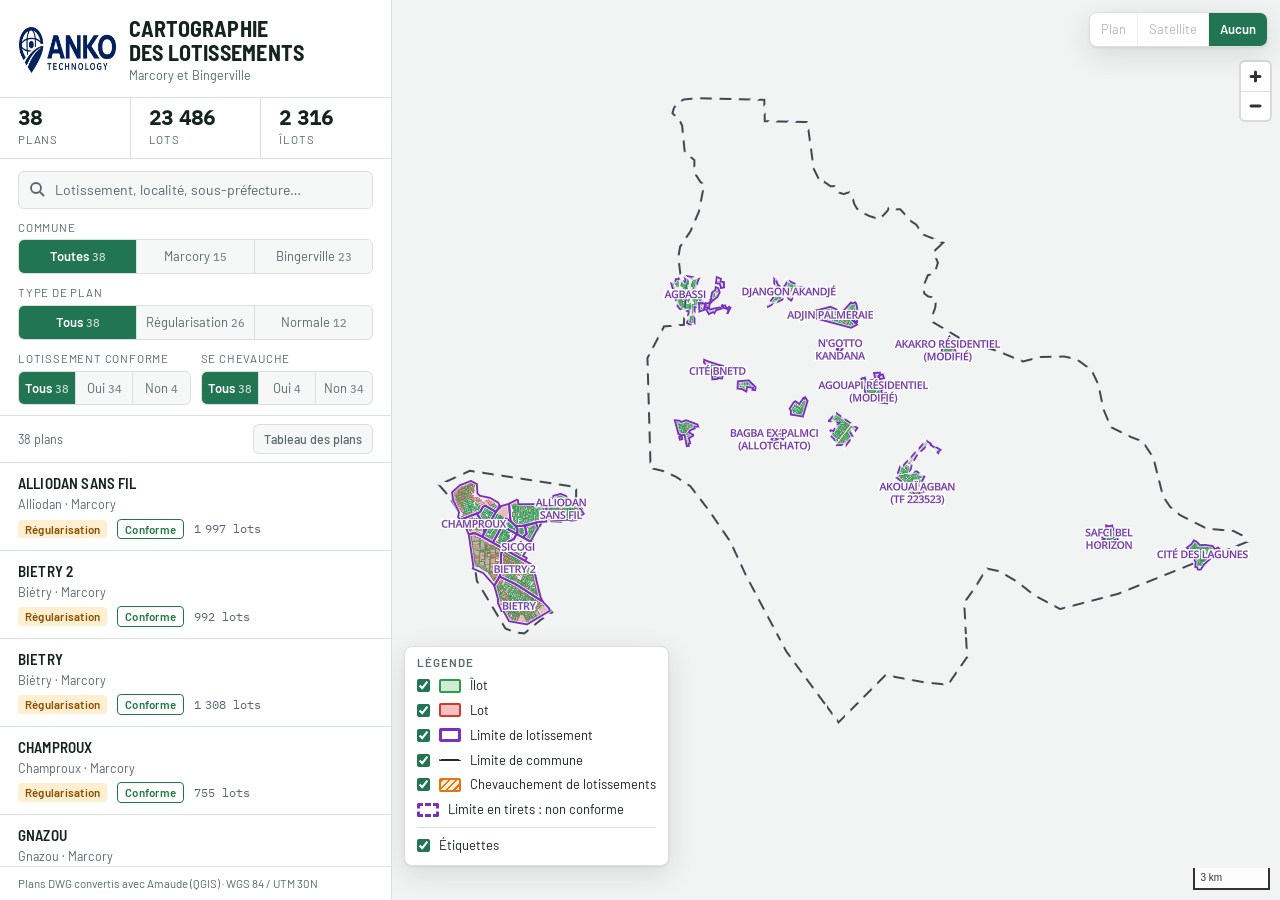
<file: index.html>
<!doctype html>
<html lang="fr">
<head>
<meta charset="utf-8">
<meta name="viewport" content="width=device-width, initial-scale=1">
<title>Cartographie des lotissements - Marcory et Bingerville</title>
<meta http-equiv="refresh" content="0; url=LIVRABLES/PLATEFORME/index.html">
<link rel="canonical" href="LIVRABLES/PLATEFORME/index.html">
<script>location.replace("LIVRABLES/PLATEFORME/index.html" + location.search + location.hash);</script>
<style>body{font:16px/1.5 system-ui,sans-serif;margin:3rem 1rem;text-align:center;color:#14231E}a{color:#227552;font-weight:600}</style>
</head>
<body>
<p>Ouverture de la plateforme de cartographie des lotissements…</p>
<p><a href="LIVRABLES/PLATEFORME/index.html">Cliquer ici si la page ne s'ouvre pas</a></p>
</body>
</html>
</file>
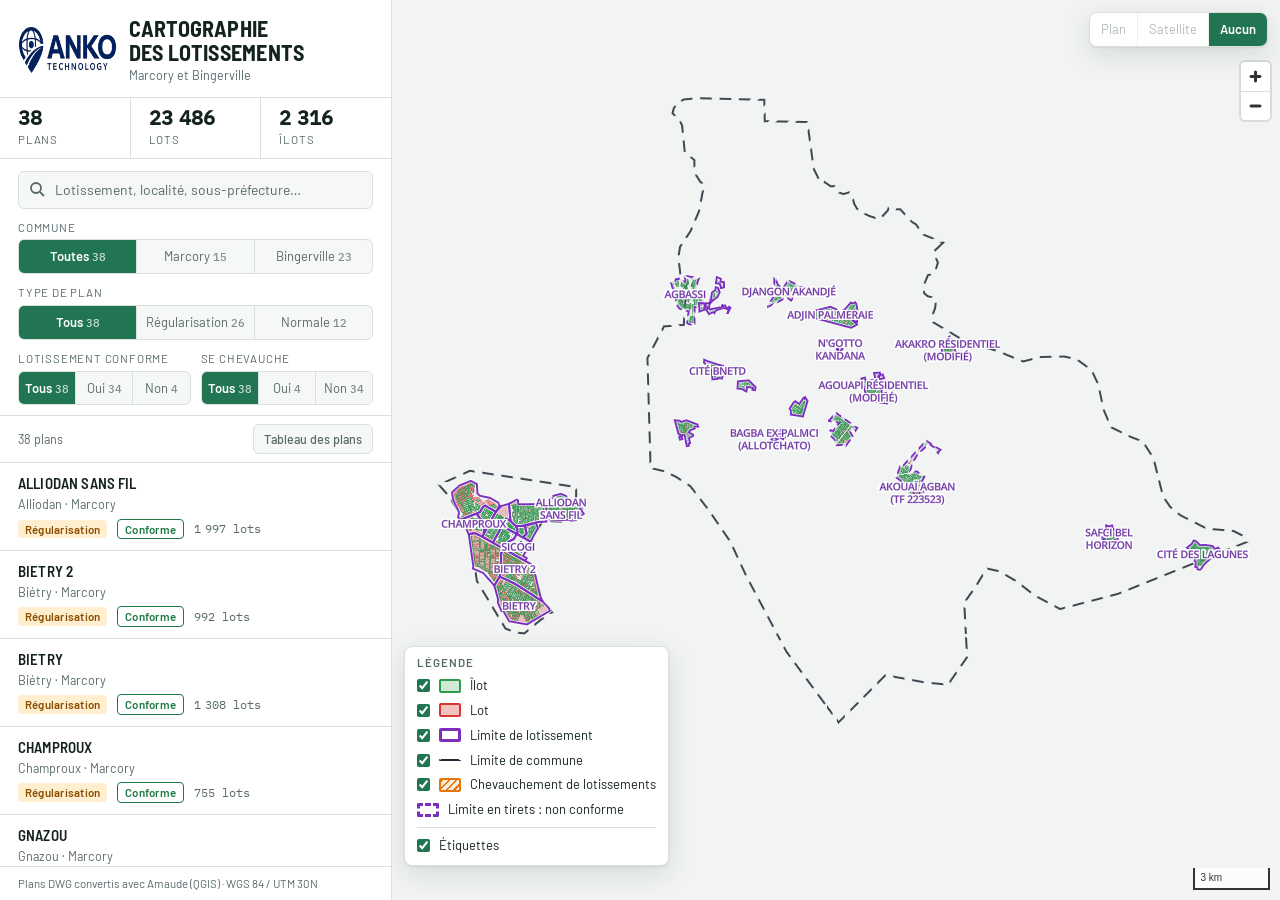
<file: LIVRABLES/PLATEFORME/index.html>
<!doctype html>
<html lang="fr">
<head>
<meta charset="utf-8">
<meta name="viewport" content="width=device-width, initial-scale=1, viewport-fit=cover">
<title>CARTOGRAPHIE DES LOTISSEMENTS</title>
<!-- polices, bibliothèque cartographique et glyphes sont dans lib/ : la plateforme s'ouvre sans connexion (seuls les fonds Esri en ont besoin) -->
<link rel="stylesheet" href="lib/fonts.css">
<link rel="stylesheet" href="lib/maplibre-gl.css">
<style>
/* Concept : bureau de topographie. Un panneau de dossier a gauche (liste, fiche, filtres),
   la carte occupe le reste ; les trois couleurs de donnees (ilot vert, lot rouge, limite violette)
   sont reservees a la carte, l'interface reste bleu-gris neutre. */
:root{
  --bg:#EDF1EF; --panel:#FFFFFF; --panel-2:#F5F8F6; --ink:#14231E; --muted:#58696A; --line:#D9E1DD;
  --accent:#227552; --accent-ink:#FFFFFF; --accent-soft:#E1F1E8;
  --reg:#8A4F00; --reg-bg:#FFEFD0; --nor:#227552; --nor-bg:#E1F1E8;
  --ok:#1D7A45; --warn:#8A4F00; --err:#B3261E; --info:#4A5D6A;
  --ilot:#2E9B4A; --lot:#D8362F; --limite:#7A2FBF; --commune:#1F2A37; --chev:#E8750A;
  --shadow:0 1px 2px rgba(20,35,30,.08),0 8px 28px rgba(20,35,30,.12);
  --font-ui:"Barlow",system-ui,-apple-system,"Segoe UI",sans-serif;
  --font-display:"Barlow Semi Condensed","Barlow",system-ui,sans-serif;
  --font-mono:"IBM Plex Mono",ui-monospace,Consolas,monospace;
  --panel-w:392px;
}
@media (prefers-color-scheme:dark){:root:not([data-theme="light"]){
  --bg:#0F1715; --panel:#16211E; --panel-2:#1B2825; --ink:#E6EFEC; --muted:#93A59F; --line:#2B3B36;
  --accent:#7FD1A6; --accent-ink:#0F1715; --accent-soft:#1F3B2F;
  --reg:#F2B866; --reg-bg:#3A2A10; --nor:#7FD1A6; --nor-bg:#17382B;
  --ok:#6FD39A; --warn:#F2B866; --err:#FF8F86; --info:#9DB0BB;
  --shadow:0 1px 2px rgba(0,0,0,.4),0 8px 28px rgba(0,0,0,.45); color-scheme:dark}}
:root[data-theme="dark"]{
  --bg:#0F1715; --panel:#16211E; --panel-2:#1B2825; --ink:#E6EFEC; --muted:#93A59F; --line:#2B3B36;
  --accent:#7FD1A6; --accent-ink:#0F1715; --accent-soft:#1F3B2F;
  --reg:#F2B866; --reg-bg:#3A2A10; --nor:#7FD1A6; --nor-bg:#17382B;
  --ok:#6FD39A; --warn:#F2B866; --err:#FF8F86; --info:#9DB0BB;
  --shadow:0 1px 2px rgba(0,0,0,.4),0 8px 28px rgba(0,0,0,.45); color-scheme:dark}

*{box-sizing:border-box}
html,body{height:100%;margin:0}
body{background:var(--bg);color:var(--ink);font:400 14px/1.45 var(--font-ui);-webkit-font-smoothing:antialiased;overflow:hidden}
button{font:inherit;color:inherit;cursor:pointer}
:focus-visible{outline:2px solid var(--accent);outline-offset:2px}
.num{font-family:var(--font-mono);font-variant-numeric:tabular-nums}

.app{display:grid;grid-template-columns:var(--panel-w) minmax(0,1fr);height:100%}
.panel{background:var(--panel);border-right:1px solid var(--line);display:flex;flex-direction:column;min-height:0;min-width:0;z-index:5}
.mapwrap{position:relative;min-width:0;min-height:0}
#map{position:absolute;inset:0}

/* ---- en-tete ---- */
.brand{display:flex;gap:12px;align-items:center;padding:16px 18px 12px;padding-left:max(18px,env(safe-area-inset-left,0px))}
.brand .logo{flex:none;height:48px;width:auto;display:block}
@media (prefers-color-scheme:dark){:root:not([data-theme="light"]) .brand .logo{filter:brightness(0) invert(1)}}
:root[data-theme="dark"] .brand .logo{filter:brightness(0) invert(1)}
.brand h1{margin:0;font:700 22px/1.1 var(--font-display);letter-spacing:.01em;text-wrap:balance}
.brand p{margin:2px 0 0;color:var(--muted);font-size:12.5px}
.kpis{display:grid;grid-template-columns:repeat(3,1fr);gap:1px;background:var(--line);border-block:1px solid var(--line)}
.kpis div{background:var(--panel);padding:9px 18px}
.kpis b{display:block;font:600 20px/1.1 var(--font-mono);font-variant-numeric:tabular-nums}
.kpis span{font-size:11.5px;color:var(--muted);text-transform:uppercase;letter-spacing:.07em}

/* ---- filtres ---- */
.tools{padding:12px 18px 10px;display:grid;gap:10px;border-bottom:1px solid var(--line)}
.search{position:relative}
.search input{width:100%;height:38px;border:1px solid var(--line);border-radius:6px;background:var(--panel-2);color:var(--ink);padding:0 12px 0 36px;font:inherit}
.search input::placeholder{color:var(--muted)}
.search svg{position:absolute;left:11px;top:10px;color:var(--muted)}
.seg{display:flex;border:1px solid var(--line);border-radius:6px;overflow:hidden;background:var(--panel-2)}
.seg button{flex:1;border:0;background:transparent;padding:7px 4px;font-size:13px;color:var(--muted);border-right:1px solid var(--line);white-space:nowrap}
.seg button:last-child{border-right:0}
.seg button[aria-pressed="true"]{background:var(--accent);color:var(--accent-ink);font-weight:600}
.seg .cnt{font:500 11px/1 var(--font-mono);opacity:.75;margin-left:3px}
.seg-label{font-size:11.5px;color:var(--muted);text-transform:uppercase;letter-spacing:.07em;margin:0 0 4px}
.row2{display:grid;grid-template-columns:1fr 1fr;gap:10px}
.list-head{display:flex;justify-content:space-between;align-items:center;padding:8px 18px;color:var(--muted);font-size:12.5px;border-bottom:1px solid var(--line)}
.linkbtn{border:1px solid var(--line);background:var(--panel-2);border-radius:6px;padding:5px 10px;font-size:12.5px;font-weight:500}
.linkbtn:hover{border-color:var(--accent);color:var(--accent)}

/* ---- liste ---- */
.plans{list-style:none;margin:0;padding:0;overflow:auto;flex:1;min-height:0}
.plan{display:grid;gap:3px;width:100%;text-align:left;border:0;border-bottom:1px solid var(--line);background:var(--panel);padding:11px 18px}
.plan:hover{background:var(--panel-2)}
.plan[aria-current="true"]{background:var(--accent-soft);box-shadow:inset 3px 0 0 var(--accent)}
.plan-name{font:600 15px/1.2 var(--font-display);letter-spacing:.01em}
.plan-sub{color:var(--muted);font-size:12.5px}
.plan-meta{display:flex;flex-wrap:wrap;gap:6px 10px;align-items:center;font-size:12px;color:var(--muted);margin-top:2px}
.badge{display:inline-block;border-radius:4px;padding:1px 7px;font-size:11.5px;font-weight:600;letter-spacing:.02em}
.badge.reg{background:var(--reg-bg);color:var(--reg)}
.badge.nor{background:var(--nor-bg);color:var(--nor)}
.badge.alert{background:transparent;color:var(--err);border:1px solid currentColor}
.badge.warn{background:transparent;color:var(--warn);border:1px solid currentColor}
.badge.conf{background:transparent;color:var(--ok);border:1px solid currentColor}
.badge.nconf{background:var(--err);color:#fff;border:1px solid var(--err)}
.badge.chev{background:var(--chev);color:#fff}
.empty{padding:28px 18px;color:var(--muted)}
.foot{padding:8px 18px;font-size:11.5px;color:var(--muted);border-top:1px solid var(--line)}

/* ---- fiche ---- */
.detail{overflow:auto;flex:1;min-height:0;padding:12px 18px 18px}
.back{border:0;background:none;color:var(--accent);padding:4px 0;font-weight:600}
.detail h2{margin:6px 0 6px;font:700 24px/1.1 var(--font-display);text-wrap:balance}
.chips{display:flex;gap:6px;flex-wrap:wrap;margin-bottom:12px}
.chip{border:1px solid var(--line);border-radius:4px;padding:1px 8px;font-size:12px;color:var(--muted)}
dl.meta{display:grid;grid-template-columns:max-content minmax(0,1fr);gap:0;margin:0;border-top:1px solid var(--line)}
dl.meta dt,dl.meta dd{margin:0;padding:7px 0;border-bottom:1px solid var(--line)}
dl.meta dt{color:var(--muted);padding-right:16px;font-size:13px}
dl.meta dd{font-weight:500;overflow-wrap:anywhere}
.detail h3{margin:18px 0 6px;font:600 12px/1 var(--font-ui);text-transform:uppercase;letter-spacing:.08em;color:var(--muted)}
.alerts{list-style:none;margin:0;padding:0;display:grid;gap:6px}
.alerts li{display:grid;grid-template-columns:10px 1fr;gap:10px;align-items:start;font-size:13px}
.alerts li::before{content:"";width:9px;height:9px;border-radius:50%;margin-top:5px;background:var(--info)}
.alerts li.err::before{background:var(--err)} .alerts li.warn::before{background:var(--warn)} .alerts li.ok::before{background:var(--ok)}
.chevlist{list-style:none;margin:0;padding:0;display:grid;gap:8px}
.chevlist li{border:1px solid var(--line);border-left:4px solid var(--chev);border-radius:6px;padding:8px 10px;display:grid;gap:2px;background:var(--panel-2)}
.chevlist a{color:var(--accent);font-weight:600;cursor:pointer}
.chevlist .nm{font:600 14px/1.2 var(--font-display)}
.chevlist .sub{font-size:12.5px;color:var(--muted)}
.chevlist .zone{font-size:12.5px;font-weight:500}

/* ---- carte : controles flottants ---- */
.float{position:absolute;background:var(--panel);border:1px solid var(--line);border-radius:8px;box-shadow:var(--shadow)}
.legend{left:12px;bottom:34px;padding:10px 12px;min-width:206px;display:grid;gap:6px;left:max(12px,env(safe-area-inset-left,0px))}
.legend h4{margin:0 0 2px;font:600 11.5px/1 var(--font-ui);text-transform:uppercase;letter-spacing:.08em;color:var(--muted)}
.legend label{display:flex;gap:9px;align-items:center;font-size:13px;cursor:pointer}
.legend input{accent-color:var(--accent);margin:0}
.sw{width:22px;height:14px;border-radius:2px;flex:none;border:2px solid}
.sw.ilot{border-color:var(--ilot);background:color-mix(in srgb,var(--ilot) 22%,transparent)}
.sw.lot{border-color:var(--lot);background:color-mix(in srgb,var(--lot) 30%,transparent)}
.sw.limite{border-color:var(--limite);background:transparent;border-width:3px}
.sw.commune{border:0;border-top:2px dashed var(--commune);height:0;margin:6px 0}
.sw.chev{border-color:var(--chev);background:repeating-linear-gradient(135deg,var(--chev) 0 2px,color-mix(in srgb,var(--chev) 14%,transparent) 2px 5px)}
.sw.nc{border-style:dashed;background:transparent}
.legend .key{display:flex;gap:9px;align-items:center;font-size:13px}
.legend hr{border:0;border-top:1px solid var(--line);margin:2px 0;width:100%}
.basemap{top:12px;right:12px;display:flex;overflow:hidden}
.basemap button{border:0;border-right:1px solid var(--line);background:var(--panel);padding:7px 11px;font-size:13px;color:var(--muted)}
.basemap button:last-child{border-right:0}
.basemap button[aria-pressed="true"]{background:var(--accent);color:var(--accent-ink);font-weight:600}
.basemap button:disabled{opacity:.45;cursor:not-allowed}
.ptoggle{display:none;top:12px;left:12px;padding:8px 12px;font-weight:600}
.maplibregl-ctrl-top-right{top:52px}
.maplibregl-popup-content{font:400 13px/1.4 var(--font-ui);padding:10px 12px;border-radius:8px;color:#14231E}
.pop b{font-family:var(--font-display);font-size:15px}
.pop a{color:#227552;font-weight:600;cursor:pointer}

/* ---- tableau ---- */
.tableview{position:absolute;inset:0;background:var(--bg);z-index:6;display:flex;flex-direction:column}
.tableview[hidden]{display:none}
.tv-head{display:flex;gap:12px;align-items:center;justify-content:space-between;padding:14px 18px;background:var(--panel);border-bottom:1px solid var(--line);flex-wrap:wrap}
.tv-head h2{margin:0;font:700 20px/1.1 var(--font-display)}
.tv-head p{margin:2px 0 0;color:var(--muted);font-size:12.5px}
.tv-actions{display:flex;gap:8px}
.tv-scroll{overflow:auto;flex:1;min-height:0}
table{border-collapse:collapse;width:100%;min-width:1300px;background:var(--panel)}
th,td{padding:8px 12px;border-bottom:1px solid var(--line);text-align:left;vertical-align:top;font-size:13px}
th{position:sticky;top:0;background:var(--panel-2);font:600 11.5px/1.2 var(--font-ui);text-transform:uppercase;letter-spacing:.06em;color:var(--muted);cursor:pointer;white-space:nowrap;border-bottom:1px solid var(--line);z-index:1}
th[aria-sort]::after{content:" ▲";font-size:9px}
th[aria-sort="descending"]::after{content:" ▼"}
tbody tr{cursor:pointer}
tbody tr:hover{background:var(--panel-2)}
td.n{font-family:var(--font-mono);font-variant-numeric:tabular-nums;white-space:nowrap}
td.name{font-weight:600;font-family:var(--font-display);font-size:14px;min-width:230px}

@media (max-width:860px){
  .app{grid-template-columns:minmax(0,1fr)}
  .panel{position:absolute;inset:0 auto 0 0;width:min(var(--panel-w),92vw);transform:translateX(-102%);transition:transform .2s;box-shadow:var(--shadow)}
  .app.open .panel{transform:none}
  .ptoggle{display:block}
  .legend{bottom:28px;padding:8px 10px;gap:3px;min-width:0}
  .legend label{font-size:12px;gap:7px}
}
@media (prefers-reduced-motion:reduce){.panel{transition:none}}
</style>
</head>
<body>
<div class="app" id="app">
  <aside class="panel" id="panel" aria-label="Recherche et liste des lotissements">
    <header class="brand">
      <img class="logo" src="img/logo_anko.png" alt="ANKO Technology" width="98" height="48">
      <div><h1>CARTOGRAPHIE DES LOTISSEMENTS</h1><p>Marcory et Bingerville </p></div>
    </header>
    <div class="kpis" aria-live="polite">
      <div><b id="k-plans">–</b><span>plans</span></div>
      <div><b id="k-lots">–</b><span>lots</span></div>
      <div><b id="k-ilots">–</b><span>îlots</span></div>
    </div>
    <div class="tools">
      <div class="search">
        <svg width="16" height="16" viewBox="0 0 16 16" fill="none" stroke="currentColor" stroke-width="1.8" aria-hidden="true"><circle cx="7" cy="7" r="5"/><path d="M11 11l4 4"/></svg>
        <input id="q" type="search" placeholder="Lotissement, localité, sous-préfecture…" autocomplete="off" aria-label="Rechercher un lotissement ou une localité">
      </div>
      <div><p class="seg-label">Commune</p>
        <div class="seg" id="seg-commune" role="group" aria-label="Commune">
          <button type="button" data-v="ALL" aria-pressed="true">Toutes</button>
          <button type="button" data-v="MARCORY" aria-pressed="false">Marcory</button>
          <button type="button" data-v="BINGERVILLE" aria-pressed="false">Bingerville</button>
        </div></div>
      <div><p class="seg-label">Type de plan</p>
        <div class="seg" id="seg-type" role="group" aria-label="Type de plan">
          <button type="button" data-v="ALL" aria-pressed="true">Tous</button>
          <button type="button" data-v="Régularisation" aria-pressed="false">Régularisation</button>
          <button type="button" data-v="Normale" aria-pressed="false">Normale</button>
        </div></div>
      <div class="row2">
        <div><p class="seg-label">Lotissement conforme</p>
          <div class="seg" id="seg-conforme" role="group" aria-label="Lotissement conforme">
            <button type="button" data-v="ALL" aria-pressed="true">Tous</button>
            <button type="button" data-v="oui" aria-pressed="false">Oui</button>
            <button type="button" data-v="non" aria-pressed="false">Non</button>
          </div></div>
        <div><p class="seg-label">Se chevauche</p>
          <div class="seg" id="seg-chev" role="group" aria-label="Lotissement qui se chevauche">
            <button type="button" data-v="ALL" aria-pressed="true">Tous</button>
            <button type="button" data-v="oui" aria-pressed="false">Oui</button>
            <button type="button" data-v="non" aria-pressed="false">Non</button>
          </div></div>
      </div>
    </div>
    <div class="list-head" id="list-head"><span id="count">–</span><button class="linkbtn" id="btn-table" type="button">Tableau des plans</button></div>
    <ul class="plans" id="list"></ul>
    <section class="detail" id="detail" hidden></section>
    <div class="foot">Plans DWG convertis avec Amaude (QGIS) · WGS 84 / UTM 30N</div>
  </aside>

  <main class="mapwrap">
    <div id="map" role="application" aria-label="Carte des lotissements"></div>
    <button class="float ptoggle" id="ptoggle" type="button">☰ Lotissements</button>
    <div class="float basemap" id="basemap" role="group" aria-label="Fond de carte">
      <button type="button" data-v="plan" aria-pressed="true">Plan</button>
      <button type="button" data-v="sat" aria-pressed="false">Satellite</button>
      <button type="button" data-v="none" aria-pressed="false">Aucun</button>
    </div>
    <div class="float legend" id="legend">
      <h4>Légende</h4>
      <label><input type="checkbox" id="tg-ilots" checked><span class="sw ilot"></span>Îlot</label>
      <label><input type="checkbox" id="tg-lots" checked><span class="sw lot"></span>Lot</label>
      <label><input type="checkbox" id="tg-limites" checked><span class="sw limite"></span>Limite de lotissement</label>
      <label><input type="checkbox" id="tg-communes" checked><span class="sw commune"></span>Limite de commune</label>
      <label><input type="checkbox" id="tg-chev" checked><span class="sw chev"></span>Chevauchement de lotissements</label>
      <div class="key"><span class="sw limite nc"></span>Limite en tirets : non conforme</div>
      <hr>
      <label><input type="checkbox" id="tg-labels" checked>Étiquettes</label>
    </div>
    <section class="tableview" id="tableview" hidden aria-label="Tableau des plans">
      <div class="tv-head">
        <div><h2>Plans reçus et convertis</h2><p id="tv-sub"></p></div>
        <div class="tv-actions"><button class="linkbtn" id="btn-csv" type="button">Exporter en CSV</button><button class="linkbtn" id="btn-close" type="button">Retour à la carte</button></div>
      </div>
      <div class="tv-scroll"><table><thead id="tv-thead"></thead><tbody id="tv-body"></tbody></table></div>
    </section>
  </main>
</div>

<script src="lib/maplibre-gl.js"></script>
<script src="lib/glyphs.js"></script>
<script src="data/plans.js"></script>
<script src="data/communes.js"></script>
<script src="data/limites_marcory.js"></script><script src="data/limites_bingerville.js"></script>
<script src="data/ilots_marcory.js"></script><script src="data/ilots_bingerville.js"></script>
<script src="data/lots_marcory.js"></script><script src="data/lots_bingerville.js"></script>
<script src="data/chevauchements.js"></script><script src="data/chevauchements_etiquettes.js"></script>
<script>
(function(){
"use strict";
const $=s=>document.querySelector(s);
const P=window.PLANS;
const nf=new Intl.NumberFormat("fr-FR");
const fx=(n,d=1)=>n==null?"—":Number(n).toLocaleString("fr-FR",{minimumFractionDigits:d,maximumFractionDigits:d});
const deacc=s=>String(s||"").normalize("NFD").replace(/[̀-ͯ]/g,"").toLowerCase();
const esc=s=>String(s??"").replace(/[&<>"']/g,c=>({"&":"&amp;","<":"&lt;",">":"&gt;",'"':"&quot;","'":"&#39;"}[c]));
const title=s=>String(s||"").toLowerCase().replace(/(^|[\s\-'’])(\p{L})/gu,(m,a,b)=>a+b.toUpperCase());
const COM={MARCORY:"Marcory",BINGERVILLE:"Bingerville"};
const COLORS={ilot:"#2E9B4A",lot:"#D8362F",limite:"#7A2FBF",commune:"#1F2A37",chev:"#E8750A",chevA:"#1F5FBF",chevB:"#C62828"};

const state={commune:"ALL",type:"ALL",conforme:"ALL",chev:"ALL",q:"",sel:null,sort:{key:"id",dir:1}};
let vis=[],map,ready=false;
/* liens directs : ?commune=MARCORY&type=Normale&conforme=non&chev=oui&q=texte&plan=5&ll=-3.98,5.30&z=17&base=sat&table=1 */
const qs=new URLSearchParams(location.search);
if(qs.get("commune")) state.commune=qs.get("commune");
if(qs.get("type")) state.type=qs.get("type");
if(qs.get("conforme")) state.conforme=qs.get("conforme");
if(qs.get("chev")) state.chev=qs.get("chev");
if(qs.get("q")){state.q=qs.get("q"); $("#q").value=state.q;}
const SEGS=[["#seg-commune","commune"],["#seg-type","type"],["#seg-conforme","conforme"],["#seg-chev","chev"]];
SEGS.forEach(([id,k])=>$(id).querySelectorAll("button").forEach(b=>{b.dataset.label=b.textContent; b.setAttribute("aria-pressed",String(b.dataset.v===state[k]));}));

/* ---------- donnees derivees ---------- */
const areaTxt=(ha,m2)=>ha>=0.1?fx(ha,2)+" ha":nf.format(m2!=null?m2:Math.round(ha*1e4))+" m²";
const yn=v=>v==="oui"?"Oui":v==="non"?"Non":null;
function alerts(p){
  const a=[];
  if(p.conforme==="non") a.push(["err","Lotissement non conforme."]);
  else if(p.conforme==="oui") a.push(["ok","Lotissement conforme."]);
  if(p.chev_n) a.push(["warn","Se chevauche avec "+p.chev_n+" lotissement"+(p.chev_n>1?"s":"")+" ("+p.chevauche.map(c=>P[c.id].nom).join(", ")+")."]);
  if(!p.georef) a.push(["err","Plan non géoréférencé : coordonnées locales, impossible à placer sur la carte. À retourner à la direction pour correction."]);
  if(p.crs==="Clarke 1880") a.push(["warn","Système déclaré Clarke 1880 : calage à contrôler sur imagerie."]);
  if(p.crs==="Non indiqué") a.push(["info","Système de coordonnées absent du cartouche."]);
  if(p.crs_assumed) a.push(["info","Projection absente des fichiers convertis : UTM 30N appliqué."]);
  if(p.georef&&p.limite_source!=="plan") a.push(["info","Limite non tracée sur le plan : dérivée des îlots."]);
  if(p.n_lots_raw&&p.n_lots_art/p.n_lots_raw>.5) a.unshift(["err","Conversion à reprendre : "+nf.format(p.n_lots_art)+" des "+nf.format(p.n_lots_raw)+" lots convertis sont des polygones filiformes (lignes non fermées dans le DWG)."]);
  else if(p.n_lots_art+p.n_ilots_art>0) a.push(["info",nf.format(p.n_lots_art)+" lot(s) et "+nf.format(p.n_ilots_art)+" îlot(s) filiformes (artefacts de conversion) écartés de la carte."]);
  const num=p.n_lots?p.n_lots_num/p.n_lots:0;
  if(num<.5) a.push(["warn","Numéros de lots absents du plan ("+fx(num*100,0)+" % de lots numérotés)."]);
  if(p.overlap_lots_n>0) a.push(["warn",p.overlap_lots_n+" chevauchement(s) entre lots ("+fx(p.overlap_lots_m2,1)+" m²)."]);
  return a;
}
const badgeType=p=>'<span class="badge '+(p.type==="Régularisation"?"reg":"nor")+'">'+esc(p.type)+"</span>";
const badgeConf=p=>p.conforme==="non"?'<span class="badge nconf">Non conforme</span>':p.conforme==="oui"?'<span class="badge conf">Conforme</span>':"";
const badgeChev=p=>p.chev_n?'<span class="badge chev">Se chevauche · '+p.chev_n+"</span>":"";
function zoneBadge(p){
  if(!p.georef) return '<span class="badge alert">Non géoréférencé</span>';
  if(p.n_lots_raw&&p.n_lots_art/p.n_lots_raw>.5) return '<span class="badge alert">Conversion à reprendre</span>';
  return "";
}

/* ---------- filtrage / rendu ---------- */
const segVal={commune:p=>p.commune,type:p=>p.type,conforme:p=>p.conforme,chev:p=>p.chev_n?"oui":"non"};
/* skip : filtre ignoré, pour compter les plans que chaque bouton ferait apparaître */
function matches(p,skip){
  for(const k of Object.keys(segVal)) if(k!==skip&&state[k]!=="ALL"&&segVal[k](p)!==state[k]) return false;
  if(state.q){
    const hay=deacc([p.nom,p.localite,p.sousprefecture,p.section,p.numero,COM[p.commune],p.conforme==="non"?"non conforme":"conforme",p.chev_n?"chevauchement chevauche":""].join(" "));
    return deacc(state.q).split(/\s+/).filter(Boolean).every(t=>hay.includes(t));
  }
  return true;
}
function segCounts(){
  SEGS.forEach(([id,k])=>$(id).querySelectorAll("button").forEach(b=>{
    const n=P.filter(p=>matches(p,k)&&(b.dataset.v==="ALL"||segVal[k](p)===b.dataset.v)).length;
    b.innerHTML=esc(b.dataset.label)+'<span class="cnt">'+n+"</span>";
  }));
}
function render(opts){
  vis=P.filter(p=>matches(p)); segCounts();
  $("#k-plans").textContent=nf.format(vis.length);
  $("#k-lots").textContent=nf.format(vis.reduce((s,p)=>s+p.n_lots,0));
  $("#k-ilots").textContent=nf.format(vis.reduce((s,p)=>s+p.n_ilots,0));
  $("#count").textContent=vis.length+(vis.length>1?" plans":" plan");
  const ul=$("#list");
  ul.innerHTML=vis.length?vis.map(p=>
    '<li><button class="plan" type="button" data-id="'+p.id+'"'+(p.id===state.sel?' aria-current="true"':"")+'>'+
    '<span class="plan-name">'+esc(p.nom)+"</span>"+
    '<span class="plan-sub">'+esc(p.localite)+" · "+esc(COM[p.commune])+"</span>"+
    '<span class="plan-meta">'+badgeType(p)+badgeConf(p)+badgeChev(p)+'<span class="num">'+nf.format(p.n_lots)+' lots</span>'+zoneBadge(p)+"</span></button></li>").join(""):
    '<li class="empty">Aucun lotissement ne correspond à cette recherche.</li>';
  if(!$("#tableview").hidden) renderTable();
  if(ready){applyMapFilter(); if(opts&&opts.fit) fitPlans(vis);}
}

/* ---------- fiche ---------- */
function showDetail(p){
  const rows=[
    ["Commune",COM[p.commune]],["Localité",p.localite],["Sous-préfecture",title(p.sousprefecture)],
    ["Section cadastrale",p.section],["Type de plan",p.type+(p.type_detail?" ("+p.type_detail.toLowerCase()+")":"")],
    ["Lotissement conforme",yn(p.conforme)],["Polygonale",yn(p.polygonale)],
    ["Date d’édition",p.date],["N° d’édition",p.numero],["Échelle",p.echelle],["Système de coordonnées",p.crs],
    ["Source",p.fichier]
  ].filter(r=>r[1]!=null&&r[1]!=="");
  const d=$("#detail");
  d.innerHTML='<button class="back" type="button" id="back">← Tous les plans</button><h2>'+esc(p.nom)+'</h2>'+
    '<div class="chips">'+badgeType(p)+badgeConf(p)+badgeChev(p)+'<span class="chip">'+esc(COM[p.commune])+"</span>"+(p.georef?"":'<span class="chip">non cartographié</span>')+"</div>"+
    '<dl class="meta">'+rows.map(r=>"<dt>"+esc(r[0])+"</dt><dd"+(/N°|Échelle|Date|Superficie|Lots|Îlots/.test(r[0])?' class="num"':"")+">"+esc(r[1])+"</dd>").join("")+"</dl>"+
    "<h3>Contrôle</h3><ul class=\"alerts\">"+alerts(p).map(a=>'<li class="'+a[0]+'">'+esc(a[1])+"</li>").join("")+"</ul>"+
    (p.chev_n?"<h3>Chevauchements ("+p.chev_n+")</h3><ul class=\"chevlist\">"+p.chevauche.map(c=>{
      const o=P[c.id],inside=c.pct>=99.5?" · ce lotissement est entièrement compris dans l’autre":"";
      return '<li><a class="nm" data-plan="'+o.id+'">'+esc(o.nom)+'</a>'+
        '<span class="sub">'+esc(COM[o.commune])+" · "+esc(o.type)+(o.conforme==="non"?" · non conforme":"")+"</span>"+
        '<span class="zone num">'+areaTxt(c.ha,c.m2)+" en commun · "+fx(c.pct,1)+" % de ce lotissement</span>"+
        '<span class="sub">'+(c.n?nf.format(c.n)+" lot"+(c.n>1?"s":"")+" se superpose"+(c.n>1?"nt":"")+(c.same?" (dont "+nf.format(c.same)+" identique"+(c.same>1?"s":"")+")":""):"Seules les limites se recouvrent")+inside+"</span>"+
        '<span><a data-bbox="'+c.bbox.join(",")+'">Voir la zone sur la carte</a></span></li>';}).join("")+"</ul>":"");
  $("#back").onclick=clearSelection;
}
function selectPlan(id,fit){
  const p=P[id]; state.sel=id;
  $("#detail").hidden=false; $("#list").hidden=true; $("#list-head").hidden=true;
  showDetail(p); $("#tableview").hidden=true;
  document.querySelectorAll(".plan").forEach(b=>b.toggleAttribute("aria-current",+b.dataset.id===id));
  if(ready){
    map.setFilter("limites-sel",["==",["get","p"],id]);
    if(fit!==false&&p.bbox) map.fitBounds([[p.bbox[0],p.bbox[1]],[p.bbox[2],p.bbox[3]]],{padding:fitPad(),maxZoom:17.5,duration:900});
  }
}
function clearSelection(){
  state.sel=null; $("#detail").hidden=true; $("#list").hidden=false; $("#list-head").hidden=false;
  if(ready) map.setFilter("limites-sel",["==",["get","p"],-1]);
  render({fit:false});
}

/* ---------- tableau ---------- */
const SEQ={}; P.forEach(p=>{SEQ[p.commune]=(SEQ[p.commune]||0)+1; p.n=SEQ[p.commune];});
const COLS=[
  ["n","N°",p=>p.n,"n"],["nom","Lotissement",p=>p.nom,"name"],["commune","Commune",p=>COM[p.commune]],
  ["localite","Localité",p=>p.localite],["sousprefecture","Sous-préfecture",p=>title(p.sousprefecture)],
  ["type","Type",p=>p.type],["conforme","Conforme",p=>yn(p.conforme)||"—"],["polygonale","Polygonale",p=>yn(p.polygonale)||"—"],
  ["chev_n","Se chevauche avec",p=>p.chev_n?p.chevauche.map(c=>P[c.id].nom+" ("+areaTxt(c.ha,c.m2)+")").join(" ; "):"—"],
  ["date_iso","Date d’édition",p=>p.date||"—","n"],["numero","N° d’édition",p=>p.numero||"—","n"],
  ["echelle","Échelle",p=>p.echelle||"—","n"],["crs","Système de coordonnées",p=>p.crs]
];
function sortedVis(){
  const {key,dir}=state.sort;
  return vis.slice().sort((a,b)=>{
    const x=a[key],y=b[key];
    if(x==null&&y==null) return 0; if(x==null) return 1; if(y==null) return -1;
    return (typeof x==="number"&&typeof y==="number"?x-y:String(x).localeCompare(String(y),"fr"))*dir;
  });
}
function renderTable(){
  $("#tv-sub").textContent=vis.length+" plan(s) · filtres de la colonne de gauche appliqués";
  $("#tv-thead").innerHTML="<tr>"+COLS.map(c=>'<th data-k="'+c[0]+'"'+(state.sort.key===c[0]?' aria-sort="'+(state.sort.dir>0?"ascending":"descending")+'"':"")+">"+c[1]+"</th>").join("")+"</tr>";
  $("#tv-body").innerHTML=sortedVis().map(p=>'<tr data-id="'+p.id+'">'+COLS.map(c=>'<td'+(c[3]?' class="'+c[3]+'"':"")+">"+esc(c[2](p))+"</td>").join("")+"</tr>").join("");
}
function toCSV(){
  const q=v=>'"'+String(v??"").replace(/"/g,'""')+'"';
  const lines=[COLS.map(c=>q(c[1])).join(";")].concat(sortedVis().map(p=>COLS.map(c=>q(c[2](p))).join(";")));
  const blob=new Blob(["﻿"+lines.join("\r\n")],{type:"text/csv;charset=utf-8"});
  const a=document.createElement("a"); a.href=URL.createObjectURL(blob); a.download="plans_marcory_bingerville.csv";
  document.body.appendChild(a); a.click(); a.remove(); setTimeout(()=>URL.revokeObjectURL(a.href),2000);
}

/* ---------- carte ---------- */
function panelWidth(){return window.matchMedia("(max-width:860px)").matches?0:392}
function fitPad(){return {top:60,bottom:60,right:60,left:panelWidth()?60:60}}
function fitPlans(list){
  const g=list.filter(p=>p.georef&&p.bbox); if(!g.length) return;
  let w=1e9,s=1e9,e=-1e9,n=-1e9;
  g.forEach(p=>{w=Math.min(w,p.bbox[0]);s=Math.min(s,p.bbox[1]);e=Math.max(e,p.bbox[2]);n=Math.max(n,p.bbox[3]);});
  map.fitBounds([[w,s],[e,n]],{padding:fitPad(),maxZoom:17,duration:800});
}
const merge=(...a)=>({type:"FeatureCollection",features:a.flatMap(x=>x.features)});
const LAYERS={
  ilots:["ilots-fill","ilots-line","ilots-label"],lots:["lots-fill","lots-line","lots-label"],
  limites:["limites-casing","limites-fill","limites-line","limites-line-nc","limites-sel","limites-label"],communes:["communes-line","communes-label"],
  chev:["chev-bg","chev-fill","chev-line","chev-label"]
};
const LABELS=["ilots-label","lots-label","limites-label","communes-label","chev-label"];
const DATA_LAYERS=["limites-casing","limites-fill","limites-line","limites-line-nc","limites-label","ilots-fill","ilots-line","ilots-label","lots-fill","lots-line","lots-label"];
const CHEV_LAYERS=LAYERS.chev;
/* limites conformes en trait plein, non conformes en tirets : le filtre de style de ces deux couches s'ajoute à celui des plans affichés */
const EXTRA={"limites-line":["!=",["get","c"],"non"],"limites-line-nc":["==",["get","c"],"non"]};
function applyMapFilter(){
  const ids=vis.filter(p=>p.georef).map(p=>p.id);
  const f=["in",["get","p"],["literal",ids]];
  DATA_LAYERS.forEach(l=>map.setFilter(l,EXTRA[l]?["all",f,EXTRA[l]]:f));
  const fc=["any",["in",["get","a"],["literal",ids]],["in",["get","b"],["literal",ids]]];
  CHEV_LAYERS.forEach(l=>map.setFilter(l,fc));
}
function hatchImage(){
  const s=16,c=document.createElement("canvas"); c.width=c.height=s; const x=c.getContext("2d");
  x.strokeStyle=COLORS.chev; x.lineWidth=2.2; x.beginPath();
  [[0,s,s,0],[-s/2,s/2,s/2,-s/2],[s/2,s*1.5,s*1.5,s/2]].forEach(l=>{x.moveTo(l[0],l[1]); x.lineTo(l[2],l[3]);});
  x.stroke(); return x.getImageData(0,0,s,s);
}
function zoomTo(bbox){map.fitBounds([[bbox[0],bbox[1]],[bbox[2],bbox[3]]],{padding:fitPad(),maxZoom:18.5,duration:900});}
function setVis(ids,on){ids.forEach(l=>map.setLayoutProperty(l,"visibility",on?"visible":"none"));}
function syncToggles(){
  const lab=$("#tg-labels").checked;
  Object.keys(LAYERS).forEach(k=>{
    const on=$("#tg-"+k).checked;
    LAYERS[k].forEach(l=>map.setLayoutProperty(l,"visibility",on&&(lab||!LABELS.includes(l))?"visible":"none"));
  });
}
function setBasemap(v){
  map.setLayoutProperty("carto","visibility",v==="plan"?"visible":"none");
  map.setLayoutProperty("cartoref","visibility",v==="plan"?"visible":"none");
  map.setLayoutProperty("esri","visibility",v==="sat"?"visible":"none");
  document.querySelectorAll("#basemap button").forEach(b=>b.setAttribute("aria-pressed",String(b.dataset.v===v)));
}
/* glyphes des étiquettes : fournis par lib/glyphs.js (protocole « glyph: »), donc sans réseau et sans fetch() sur file:// */
function glyphProtocol(){
  maplibregl.addProtocol("glyph",params=>{
    const m=/\/(\d+-\d+)\.pbf$/.exec(params.url),b=m&&window.GLYPHS&&window.GLYPHS[m[1]];
    if(!b) return Promise.resolve({data:new ArrayBuffer(0)});
    const s=atob(b),a=new Uint8Array(s.length); for(let i=0;i<s.length;i++) a[i]=s.charCodeAt(i);
    return Promise.resolve({data:a.buffer});
  });
}
/* fonds de carte Esri : indisponibles sans connexion, on bascule sur « Aucun » et on grise Plan / Satellite */
let offline=false,userBase=null;
function setOffline(off){
  if(off===offline) return; offline=off;
  document.querySelectorAll("#basemap button").forEach(b=>{if(b.dataset.v!=="none"){b.disabled=off; b.title=off?"Hors connexion : fond de carte indisponible":"";}});
  if(ready){ if(off){userBase=document.querySelector('#basemap button[aria-pressed="true"]').dataset.v; setBasemap("none");} else if(userBase&&userBase!=="none"){setBasemap(userBase); userBase=null;} }
}
function initMap(){
  const t=(u)=>["a","b","c"].map(s=>u.replace("{s}",s));
  glyphProtocol();
  map=new maplibregl.Map({
    container:"map",center:[-3.95,5.33],zoom:9.6,attributionControl:{compact:true},
    style:{version:8,glyphs:"glyph://{fontstack}/{range}.pbf",
      sources:{
        carto:{type:"raster",tiles:["https://server.arcgisonline.com/ArcGIS/rest/services/Canvas/World_Light_Gray_Base/MapServer/tile/{z}/{y}/{x}"],tileSize:256,maxzoom:16,attribution:"Fond © Esri, HERE, Garmin, OpenStreetMap contributors"},
        cartoref:{type:"raster",tiles:["https://server.arcgisonline.com/ArcGIS/rest/services/Canvas/World_Light_Gray_Reference/MapServer/tile/{z}/{y}/{x}"],tileSize:256,maxzoom:16},
        esri:{type:"raster",tiles:["https://server.arcgisonline.com/ArcGIS/rest/services/World_Imagery/MapServer/tile/{z}/{y}/{x}"],tileSize:256,maxzoom:19,attribution:"Imagerie © Esri, Maxar, Earthstar Geographics"}
      },
      layers:[{id:"bg",type:"background",paint:{"background-color":"#F1F4F2"}},
        {id:"carto",type:"raster",source:"carto"},
        {id:"esri",type:"raster",source:"esri",layout:{visibility:"none"}},
        {id:"cartoref",type:"raster",source:"cartoref"}]}
  });
  window.atlasMap=map;
  let bmOk=0,bmErr=0; const isBase=e=>e&&(e.sourceId==="carto"||e.sourceId==="cartoref"||e.sourceId==="esri");
  map.on("data",e=>{if(e.dataType==="source"&&e.tile&&isBase(e)) bmOk++;});
  map.on("error",e=>{console.warn("carte :",e&&e.error&&e.error.message||e); if(isBase(e)&&!bmOk&&++bmErr>=6) setOffline(true);});
  window.addEventListener("offline",()=>setOffline(true)); window.addEventListener("online",()=>{bmErr=0; setOffline(false);});
  map.addControl(new maplibregl.NavigationControl({showCompass:false}),"top-right");
  map.addControl(new maplibregl.ScaleControl({unit:"metric"}),"bottom-right");
  /* style.load : les couches de donnees ne doivent pas attendre le chargement des tuiles du fond de carte */
  map.once("style.load",()=>{
    map.addSource("communes",{type:"geojson",data:window.COMMUNES});
    map.addSource("limites",{type:"geojson",data:merge(window.LIMITES_MARCORY,window.LIMITES_BINGERVILLE)});
    map.addSource("ilots",{type:"geojson",data:merge(window.ILOTS_MARCORY,window.ILOTS_BINGERVILLE)});
    map.addSource("lots",{type:"geojson",data:merge(window.LOTS_MARCORY,window.LOTS_BINGERVILLE)});
    map.addSource("chev",{type:"geojson",data:window.CHEVAUCHEMENTS});
    map.addSource("chevpts",{type:"geojson",data:window.CHEVAUCHEMENTS_PTS});
    map.addImage("hatch",hatchImage(),{pixelRatio:2});
    const L=(o)=>map.addLayer(o);
    L({id:"communes-line",type:"line",source:"communes",paint:{"line-color":COLORS.commune,"line-width":2,"line-dasharray":[3,2],"line-opacity":.85}});
    L({id:"ilots-fill",type:"fill",source:"ilots",paint:{"fill-color":COLORS.ilot,"fill-opacity":.2}});
    L({id:"lots-fill",type:"fill",source:"lots",paint:{"fill-color":COLORS.lot,"fill-opacity":.26}});
    L({id:"lots-line",type:"line",source:"lots",minzoom:13,paint:{"line-color":COLORS.lot,"line-width":["interpolate",["linear"],["zoom"],13,.2,18,1]}});
    L({id:"ilots-line",type:"line",source:"ilots",paint:{"line-color":COLORS.ilot,"line-width":["interpolate",["linear"],["zoom"],11,.5,16,2.2]}});
    L({id:"chev-bg",type:"fill",source:"chev",paint:{"fill-color":COLORS.chev,"fill-opacity":.3}});
    L({id:"chev-fill",type:"fill",source:"chev",paint:{"fill-pattern":"hatch"}});
    L({id:"chev-line",type:"line",source:"chev",paint:{"line-color":COLORS.chev,"line-width":["interpolate",["linear"],["zoom"],9,1.6,16,3]}});
    L({id:"limites-casing",type:"line",source:"limites",paint:{"line-color":"#FFFFFF","line-opacity":.8,"line-width":["interpolate",["linear"],["zoom"],9,2.5,16,6]}});
    L({id:"limites-fill",type:"fill",source:"limites",paint:{"fill-color":COLORS.limite,"fill-opacity":.04}});
    L({id:"limites-line",type:"line",source:"limites",paint:{"line-color":COLORS.limite,"line-width":["interpolate",["linear"],["zoom"],9,1.4,16,3.2]}});
    L({id:"limites-line-nc",type:"line",source:"limites",paint:{"line-color":COLORS.limite,"line-width":["interpolate",["linear"],["zoom"],9,1.4,16,3.2],"line-dasharray":[2.2,1.4]}});
    L({id:"limites-sel",type:"line",source:"limites",filter:["==",["get","p"],-1],paint:{"line-color":COLORS.limite,"line-width":6,"line-opacity":.55}});
    const halo={"text-halo-color":"#FFFFFF","text-halo-width":1.8};
    L({id:"communes-label",type:"symbol",source:"communes",maxzoom:13,layout:{"text-field":["get","name"],"text-font":["Open Sans Semibold"],"text-size":15,"text-letter-spacing":.35,"text-offset":[0,-1.6]},paint:{"text-color":COLORS.commune,"text-halo-color":"#FFFFFF","text-halo-width":2}});
    L({id:"ilots-label",type:"symbol",source:"ilots",minzoom:15.3,layout:{"text-field":["coalesce",["get","n"],""],"text-font":["Open Sans Semibold"],"text-size":["interpolate",["linear"],["zoom"],15.3,10,19,19],"text-optional":true},paint:Object.assign({"text-color":"#17703A"},halo)});
    L({id:"lots-label",type:"symbol",source:"lots",minzoom:17,layout:{"text-field":["coalesce",["get","n"],""],"text-font":["Open Sans Semibold"],"text-size":["interpolate",["linear"],["zoom"],17,8.5,20,13],"text-optional":true,"text-padding":1},paint:Object.assign({"text-color":"#B3231D"},halo)});
    L({id:"limites-label",type:"symbol",source:"limites",minzoom:10.4,layout:{"text-field":["get","name"],"text-font":["Open Sans Semibold"],"text-size":["interpolate",["linear"],["zoom"],10.4,10,15,14],"text-max-width":9,"text-padding":4},paint:{"text-color":"#5E1F99","text-halo-color":"#FFFFFF","text-halo-width":2}});
    L({id:"chev-label",type:"symbol",source:"chevpts",minzoom:13,layout:{"text-field":["format",["get","na"],{"text-color":COLORS.chevA},"  –  ",{"text-color":"#4A5560"},["get","nb"],{"text-color":COLORS.chevB}],"text-font":["Open Sans Semibold"],"text-size":["interpolate",["linear"],["zoom"],13,10,18,14],"text-max-width":16,"text-padding":6,"text-allow-overlap":true},paint:{"text-color":COLORS.chevA,"text-halo-color":"#FFFFFF","text-halo-width":2.4}});
    ready=true; applyMapFilter();
    const ll=qs.get("ll"),zq=qs.get("z");
    if(ll&&zq){const c=ll.split(",").map(Number); map.jumpTo({center:c,zoom:+zq});} else fitPlans(vis);
    if(qs.get("base")) setBasemap(qs.get("base"));
    if(!navigator.onLine) setOffline(true);
    if(qs.get("plan")!=null) selectPlan(+qs.get("plan"),!(ll&&zq));
    if(qs.get("table")){$("#tableview").hidden=false; renderTable();}
    // clic : fiche du plan ou information sur le lot / l'ilot
    const CLICKABLE=["chev-bg","lots-fill","ilots-fill","limites-fill"];
    map.on("click",e=>{
      const f=map.queryRenderedFeatures(e.point,{layers:CLICKABLE.filter(l=>map.getLayoutProperty(l,"visibility")!=="none")});
      if(!f.length) return;
      const zone=f.find(x=>x.layer.id==="chev-bg"),top=f.find(x=>x.layer.id!=="chev-bg"); let html="";
      if(top){
        const p=P[top.properties.p];
        const il=top.properties.i&&!/^ILOT_\d+$/.test(top.properties.i)?top.properties.i:null;
        const st=esc(p.type)+" · "+(p.conforme==="non"?"<b style=\"color:#B3261E\">non conforme</b>":p.conforme==="oui"?"conforme":"conformité non renseignée");
        if(top.layer.id==="limites-fill") html="<b>"+esc(p.nom)+"</b><br>"+st+'<br><a data-plan="'+p.id+'">Voir la fiche</a>';
        else{
          html=(top.layer.id==="lots-fill"?"<b>Lot "+esc(top.properties.n||"sans numéro")+"</b><br>"+(il?"Îlot "+esc(il)+"<br>":""):"<b>Îlot "+esc(top.properties.n||"sans numéro")+"</b><br>")+esc(p.nom)+"<br>"+st+' · <a data-plan="'+p.id+'">Voir la fiche</a>';
        }
      }
      if(zone){
        const za=P[zone.properties.a],zb=P[zone.properties.b];
        html+=(html?'<hr style="border:0;border-top:1px solid #D9E1DD;margin:7px 0">':"")+'<b style="color:#A44D00">Chevauchement</b> · '+areaTxt(zone.properties.ha,null)+"<br>"+
          '<a data-plan="'+za.id+'">'+esc(za.nom)+'</a><br>× <a data-plan="'+zb.id+'">'+esc(zb.nom)+"</a>";
      }
      new maplibregl.Popup({closeButton:false,maxWidth:"280px"}).setLngLat(e.lngLat).setHTML('<div class="pop">'+html+"</div>").addTo(map);
    });
    map.on("mousemove",e=>{map.getCanvas().style.cursor=map.queryRenderedFeatures(e.point,{layers:["lots-fill","limites-fill","chev-bg"]}).length?"pointer":"";});
  });
}

/* ---------- evenements ---------- */
function seg(id,key){
  $(id).addEventListener("click",e=>{
    const b=e.target.closest("button"); if(!b) return;
    state[key]=b.dataset.v;
    $(id).querySelectorAll("button").forEach(x=>x.setAttribute("aria-pressed",String(x===b)));
    if(state.sel!=null) clearSelection();
    render({fit:true});
  });
}
SEGS.forEach(([id,k])=>seg(id,k));
let tq; $("#q").addEventListener("input",e=>{state.q=e.target.value.trim(); clearTimeout(tq); tq=setTimeout(()=>{if(state.sel!=null) clearSelection(); render({fit:true});},180);});
$("#list").addEventListener("click",e=>{const b=e.target.closest(".plan"); if(b){selectPlan(+b.dataset.id); document.getElementById("app").classList.remove("open");}});
$("#btn-table").onclick=()=>{$("#tableview").hidden=false; renderTable(); document.getElementById("app").classList.remove("open");};
$("#btn-close").onclick=()=>{$("#tableview").hidden=true;};
$("#btn-csv").onclick=toCSV;
$("#tv-thead").addEventListener("click",e=>{const th=e.target.closest("th"); if(!th) return; const k=th.dataset.k; state.sort=state.sort.key===k?{key:k,dir:-state.sort.dir}:{key:k,dir:1}; renderTable();});
$("#tv-body").addEventListener("click",e=>{const tr=e.target.closest("tr"); if(tr) selectPlan(+tr.dataset.id);});
$("#basemap").addEventListener("click",e=>{const b=e.target.closest("button"); if(b&&ready) setBasemap(b.dataset.v);});
["ilots","lots","limites","communes","chev","labels"].forEach(k=>$("#tg-"+k).addEventListener("change",()=>ready&&syncToggles()));
$("#ptoggle").onclick=()=>document.getElementById("app").classList.toggle("open");
document.addEventListener("click",e=>{
  const z=e.target.closest("a[data-bbox]"); if(z&&ready){zoomTo(z.dataset.bbox.split(",").map(Number)); document.getElementById("app").classList.remove("open"); return;}
  const a=e.target.closest("a[data-plan]"); if(a) selectPlan(+a.dataset.plan);
});

render(); initMap();
})();
</script>
</body>
</html>
</file>
<file: LIVRABLES/PLATEFORME/lib/fonts.css>
/* Barlow, Barlow Semi Condensed, IBM Plex Mono (SIL Open Font License 1.1) - sous-ensembles latin et latin-ext, intégrés pour l'usage hors connexion */
/* latin-ext */
@font-face {
  font-family: 'Barlow';
  font-style: normal;
  font-weight: 400;
  font-display: swap;
  src: url([data-uri]) format('woff2');
  unicode-range: U+0100-02BA, U+02BD-02C5, U+02C7-02CC, U+02CE-02D7, U+02DD-02FF, U+0304, U+0308, U+0329, U+1D00-1DBF, U+1E00-1E9F, U+1EF2-1EFF, U+2020, U+20A0-20AB, U+20AD-20C4, U+2113, U+2C60-2C7F, U+A720-A7FF;
}
/* latin */
@font-face {
  font-family: 'Barlow';
  font-style: normal;
  font-weight: 400;
  font-display: swap;
  src: url([data-uri]) format('woff2');
  unicode-range: U+0000-00FF, U+0131, U+0152-0153, U+02BB-02BC, U+02C6, U+02DA, U+02DC, U+0304, U+0308, U+0329, U+2000-206F, U+20AC, U+2122, U+2191, U+2193, U+2212, U+2215, U+FEFF, U+FFFD;
}
/* latin-ext */
@font-face {
  font-family: 'Barlow';
  font-style: normal;
  font-weight: 500;
  font-display: swap;
  src: url([data-uri]) format('woff2');
  unicode-range: U+0100-02BA, U+02BD-02C5, U+02C7-02CC, U+02CE-02D7, U+02DD-02FF, U+0304, U+0308, U+0329, U+1D00-1DBF, U+1E00-1E9F, U+1EF2-1EFF, U+2020, U+20A0-20AB, U+20AD-20C4, U+2113, U+2C60-2C7F, U+A720-A7FF;
}
/* latin */
@font-face {
  font-family: 'Barlow';
  font-style: normal;
  font-weight: 500;
  font-display: swap;
  src: url([data-uri]) format('woff2');
  unicode-range: U+0000-00FF, U+0131, U+0152-0153, U+02BB-02BC, U+02C6, U+02DA, U+02DC, U+0304, U+0308, U+0329, U+2000-206F, U+20AC, U+2122, U+2191, U+2193, U+2212, U+2215, U+FEFF, U+FFFD;
}
/* latin-ext */
@font-face {
  font-family: 'Barlow';
  font-style: normal;
  font-weight: 600;
  font-display: swap;
  src: url([data-uri]) format('woff2');
  unicode-range: U+0100-02BA, U+02BD-02C5, U+02C7-02CC, U+02CE-02D7, U+02DD-02FF, U+0304, U+0308, U+0329, U+1D00-1DBF, U+1E00-1E9F, U+1EF2-1EFF, U+2020, U+20A0-20AB, U+20AD-20C4, U+2113, U+2C60-2C7F, U+A720-A7FF;
}
/* latin */
@font-face {
  font-family: 'Barlow';
  font-style: normal;
  font-weight: 600;
  font-display: swap;
  src: url([data-uri]) format('woff2');
  unicode-range: U+0000-00FF, U+0131, U+0152-0153, U+02BB-02BC, U+02C6, U+02DA, U+02DC, U+0304, U+0308, U+0329, U+2000-206F, U+20AC, U+2122, U+2191, U+2193, U+2212, U+2215, U+FEFF, U+FFFD;
}
/* latin-ext */
@font-face {
  font-family: 'Barlow Semi Condensed';
  font-style: normal;
  font-weight: 500;
  font-display: swap;
  src: url([data-uri]) format('woff2');
  unicode-range: U+0100-02BA, U+02BD-02C5, U+02C7-02CC, U+02CE-02D7, U+02DD-02FF, U+0304, U+0308, U+0329, U+1D00-1DBF, U+1E00-1E9F, U+1EF2-1EFF, U+2020, U+20A0-20AB, U+20AD-20C4, U+2113, U+2C60-2C7F, U+A720-A7FF;
}
/* latin */
@font-face {
  font-family: 'Barlow Semi Condensed';
  font-style: normal;
  font-weight: 500;
  font-display: swap;
  src: url([data-uri]) format('woff2');
  unicode-range: U+0000-00FF, U+0131, U+0152-0153, U+02BB-02BC, U+02C6, U+02DA, U+02DC, U+0304, U+0308, U+0329, U+2000-206F, U+20AC, U+2122, U+2191, U+2193, U+2212, U+2215, U+FEFF, U+FFFD;
}
/* latin-ext */
@font-face {
  font-family: 'Barlow Semi Condensed';
  font-style: normal;
  font-weight: 600;
  font-display: swap;
  src: url([data-uri]) format('woff2');
  unicode-range: U+0100-02BA, U+02BD-02C5, U+02C7-02CC, U+02CE-02D7, U+02DD-02FF, U+0304, U+0308, U+0329, U+1D00-1DBF, U+1E00-1E9F, U+1EF2-1EFF, U+2020, U+20A0-20AB, U+20AD-20C4, U+2113, U+2C60-2C7F, U+A720-A7FF;
}
/* latin */
@font-face {
  font-family: 'Barlow Semi Condensed';
  font-style: normal;
  font-weight: 600;
  font-display: swap;
  src: url([data-uri]) format('woff2');
  unicode-range: U+0000-00FF, U+0131, U+0152-0153, U+02BB-02BC, U+02C6, U+02DA, U+02DC, U+0304, U+0308, U+0329, U+2000-206F, U+20AC, U+2122, U+2191, U+2193, U+2212, U+2215, U+FEFF, U+FFFD;
}
/* latin-ext */
@font-face {
  font-family: 'Barlow Semi Condensed';
  font-style: normal;
  font-weight: 700;
  font-display: swap;
  src: url([data-uri]) format('woff2');
  unicode-range: U+0100-02BA, U+02BD-02C5, U+02C7-02CC, U+02CE-02D7, U+02DD-02FF, U+0304, U+0308, U+0329, U+1D00-1DBF, U+1E00-1E9F, U+1EF2-1EFF, U+2020, U+20A0-20AB, U+20AD-20C4, U+2113, U+2C60-2C7F, U+A720-A7FF;
}
/* latin */
@font-face {
  font-family: 'Barlow Semi Condensed';
  font-style: normal;
  font-weight: 700;
  font-display: swap;
  src: url([data-uri]) format('woff2');
  unicode-range: U+0000-00FF, U+0131, U+0152-0153, U+02BB-02BC, U+02C6, U+02DA, U+02DC, U+0304, U+0308, U+0329, U+2000-206F, U+20AC, U+2122, U+2191, U+2193, U+2212, U+2215, U+FEFF, U+FFFD;
}
/* latin-ext */
@font-face {
  font-family: 'IBM Plex Mono';
  font-style: normal;
  font-weight: 400;
  font-display: swap;
  src: url([data-uri]) format('woff2');
  unicode-range: U+0100-02BA, U+02BD-02C5, U+02C7-02CC, U+02CE-02D7, U+02DD-02FF, U+0304, U+0308, U+0329, U+1D00-1DBF, U+1E00-1E9F, U+1EF2-1EFF, U+2020, U+20A0-20AB, U+20AD-20C4, U+2113, U+2C60-2C7F, U+A720-A7FF;
}
/* latin */
@font-face {
  font-family: 'IBM Plex Mono';
  font-style: normal;
  font-weight: 400;
  font-display: swap;
  src: url([data-uri]) format('woff2');
  unicode-range: U+0000-00FF, U+0131, U+0152-0153, U+02BB-02BC, U+02C6, U+02DA, U+02DC, U+0304, U+0308, U+0329, U+2000-206F, U+20AC, U+2122, U+2191, U+2193, U+2212, U+2215, U+FEFF, U+FFFD;
}
/* latin-ext */
@font-face {
  font-family: 'IBM Plex Mono';
  font-style: normal;
  font-weight: 500;
  font-display: swap;
  src: url([data-uri]) format('woff2');
  unicode-range: U+0100-02BA, U+02BD-02C5, U+02C7-02CC, U+02CE-02D7, U+02DD-02FF, U+0304, U+0308, U+0329, U+1D00-1DBF, U+1E00-1E9F, U+1EF2-1EFF, U+2020, U+20A0-20AB, U+20AD-20C4, U+2113, U+2C60-2C7F, U+A720-A7FF;
}
/* latin */
@font-face {
  font-family: 'IBM Plex Mono';
  font-style: normal;
  font-weight: 500;
  font-display: swap;
  src: url([data-uri]) format('woff2');
  unicode-range: U+0000-00FF, U+0131, U+0152-0153, U+02BB-02BC, U+02C6, U+02DA, U+02DC, U+0304, U+0308, U+0329, U+2000-206F, U+20AC, U+2122, U+2191, U+2193, U+2212, U+2215, U+FEFF, U+FFFD;
}
</file>
<file: LIVRABLES/PLATEFORME/lib/maplibre-gl.css>
.maplibregl-map{font:12px/20px Helvetica Neue,Arial,Helvetica,sans-serif;overflow:hidden;position:relative;-webkit-tap-highlight-color:rgb(0 0 0/0)}.maplibregl-canvas{left:0;position:absolute;top:0}.maplibregl-map:fullscreen{height:100%;width:100%}.maplibregl-ctrl-group button.maplibregl-ctrl-compass{touch-action:none}.maplibregl-canvas-container.maplibregl-interactive,.maplibregl-ctrl-group button.maplibregl-ctrl-compass{cursor:grab;-webkit-user-select:none;-moz-user-select:none;user-select:none}.maplibregl-canvas-container.maplibregl-interactive.maplibregl-track-pointer{cursor:pointer}.maplibregl-canvas-container.maplibregl-interactive:active,.maplibregl-ctrl-group button.maplibregl-ctrl-compass:active{cursor:grabbing}.maplibregl-canvas-container.maplibregl-touch-zoom-rotate,.maplibregl-canvas-container.maplibregl-touch-zoom-rotate .maplibregl-canvas{touch-action:pan-x pan-y}.maplibregl-canvas-container.maplibregl-touch-drag-pan,.maplibregl-canvas-container.maplibregl-touch-drag-pan .maplibregl-canvas{touch-action:pinch-zoom}.maplibregl-canvas-container.maplibregl-touch-zoom-rotate.maplibregl-touch-drag-pan,.maplibregl-canvas-container.maplibregl-touch-zoom-rotate.maplibregl-touch-drag-pan .maplibregl-canvas{touch-action:none}.maplibregl-canvas-container.maplibregl-touch-drag-pan.maplibregl-cooperative-gestures,.maplibregl-canvas-container.maplibregl-touch-drag-pan.maplibregl-cooperative-gestures .maplibregl-canvas{touch-action:pan-x pan-y}.maplibregl-ctrl-bottom-left,.maplibregl-ctrl-bottom-right,.maplibregl-ctrl-top-left,.maplibregl-ctrl-top-right{pointer-events:none;position:absolute;z-index:2}.maplibregl-ctrl-top-left{left:0;top:0}.maplibregl-ctrl-top-right{right:0;top:0}.maplibregl-ctrl-bottom-left{bottom:0;left:0}.maplibregl-ctrl-bottom-right{bottom:0;right:0}.maplibregl-ctrl{clear:both;pointer-events:auto;transform:translate(0)}.maplibregl-ctrl-top-left .maplibregl-ctrl{float:left;margin:10px 0 0 10px}.maplibregl-ctrl-top-right .maplibregl-ctrl{float:right;margin:10px 10px 0 0}.maplibregl-ctrl-bottom-left .maplibregl-ctrl{float:left;margin:0 0 10px 10px}.maplibregl-ctrl-bottom-right .maplibregl-ctrl{float:right;margin:0 10px 10px 0}.maplibregl-ctrl-group{background:#fff;border-radius:4px}.maplibregl-ctrl-group:not(:empty){box-shadow:0 0 0 2px rgba(0,0,0,.1)}@media (forced-colors:active){.maplibregl-ctrl-group:not(:empty){box-shadow:0 0 0 2px ButtonText}}.maplibregl-ctrl-group button{background-color:transparent;border:0;box-sizing:border-box;cursor:pointer;display:block;height:29px;outline:none;padding:0;width:29px}.maplibregl-ctrl-group button+button{border-top:1px solid #ddd}.maplibregl-ctrl button .maplibregl-ctrl-icon{background-position:50%;background-repeat:no-repeat;display:block;height:100%;width:100%}@media (forced-colors:active){.maplibregl-ctrl-icon{background-color:transparent}.maplibregl-ctrl-group button+button{border-top:1px solid ButtonText}}.maplibregl-ctrl button::-moz-focus-inner{border:0;padding:0}.maplibregl-ctrl-attrib-button:focus,.maplibregl-ctrl-group button:focus{box-shadow:0 0 2px 2px #0096ff}.maplibregl-ctrl button:disabled{cursor:not-allowed}.maplibregl-ctrl button:disabled .maplibregl-ctrl-icon{opacity:.25}.maplibregl-ctrl button:not(:disabled):hover{background-color:rgb(0 0 0/5%)}.maplibregl-ctrl-group button:focus:focus-visible{box-shadow:0 0 2px 2px #0096ff}.maplibregl-ctrl-group button:focus:not(:focus-visible){box-shadow:none}.maplibregl-ctrl-group button:focus:first-child{border-radius:4px 4px 0 0}.maplibregl-ctrl-group button:focus:last-child{border-radius:0 0 4px 4px}.maplibregl-ctrl-group button:focus:only-child{border-radius:inherit}.maplibregl-ctrl button.maplibregl-ctrl-zoom-out .maplibregl-ctrl-icon{background-image:url("data:image/svg+xml;charset=utf-8,%3Csvg xmlns='http://www.w3.org/2000/svg' width='29' height='29' fill='%23333' viewBox='0 0 29 29'%3E%3Cpath d='M10 13c-.75 0-1.5.75-1.5 1.5S9.25 16 10 16h9c.75 0 1.5-.75 1.5-1.5S19.75 13 19 13z'/%3E%3C/svg%3E")}.maplibregl-ctrl button.maplibregl-ctrl-zoom-in .maplibregl-ctrl-icon{background-image:url("data:image/svg+xml;charset=utf-8,%3Csvg xmlns='http://www.w3.org/2000/svg' width='29' height='29' fill='%23333' viewBox='0 0 29 29'%3E%3Cpath d='M14.5 8.5c-.75 0-1.5.75-1.5 1.5v3h-3c-.75 0-1.5.75-1.5 1.5S9.25 16 10 16h3v3c0 .75.75 1.5 1.5 1.5S16 19.75 16 19v-3h3c.75 0 1.5-.75 1.5-1.5S19.75 13 19 13h-3v-3c0-.75-.75-1.5-1.5-1.5'/%3E%3C/svg%3E")}@media (forced-colors:active){.maplibregl-ctrl button.maplibregl-ctrl-zoom-out .maplibregl-ctrl-icon{background-image:url("data:image/svg+xml;charset=utf-8,%3Csvg xmlns='http://www.w3.org/2000/svg' width='29' height='29' fill='%23fff' viewBox='0 0 29 29'%3E%3Cpath d='M10 13c-.75 0-1.5.75-1.5 1.5S9.25 16 10 16h9c.75 0 1.5-.75 1.5-1.5S19.75 13 19 13z'/%3E%3C/svg%3E")}.maplibregl-ctrl button.maplibregl-ctrl-zoom-in .maplibregl-ctrl-icon{background-image:url("data:image/svg+xml;charset=utf-8,%3Csvg xmlns='http://www.w3.org/2000/svg' width='29' height='29' fill='%23fff' viewBox='0 0 29 29'%3E%3Cpath d='M14.5 8.5c-.75 0-1.5.75-1.5 1.5v3h-3c-.75 0-1.5.75-1.5 1.5S9.25 16 10 16h3v3c0 .75.75 1.5 1.5 1.5S16 19.75 16 19v-3h3c.75 0 1.5-.75 1.5-1.5S19.75 13 19 13h-3v-3c0-.75-.75-1.5-1.5-1.5'/%3E%3C/svg%3E")}}@media (forced-colors:active) and (prefers-color-scheme:light){.maplibregl-ctrl button.maplibregl-ctrl-zoom-out .maplibregl-ctrl-icon{background-image:url("data:image/svg+xml;charset=utf-8,%3Csvg xmlns='http://www.w3.org/2000/svg' width='29' height='29' viewBox='0 0 29 29'%3E%3Cpath d='M10 13c-.75 0-1.5.75-1.5 1.5S9.25 16 10 16h9c.75 0 1.5-.75 1.5-1.5S19.75 13 19 13z'/%3E%3C/svg%3E")}.maplibregl-ctrl button.maplibregl-ctrl-zoom-in .maplibregl-ctrl-icon{background-image:url("data:image/svg+xml;charset=utf-8,%3Csvg xmlns='http://www.w3.org/2000/svg' width='29' height='29' viewBox='0 0 29 29'%3E%3Cpath d='M14.5 8.5c-.75 0-1.5.75-1.5 1.5v3h-3c-.75 0-1.5.75-1.5 1.5S9.25 16 10 16h3v3c0 .75.75 1.5 1.5 1.5S16 19.75 16 19v-3h3c.75 0 1.5-.75 1.5-1.5S19.75 13 19 13h-3v-3c0-.75-.75-1.5-1.5-1.5'/%3E%3C/svg%3E")}}.maplibregl-ctrl button.maplibregl-ctrl-fullscreen .maplibregl-ctrl-icon{background-image:url("data:image/svg+xml;charset=utf-8,%3Csvg xmlns='http://www.w3.org/2000/svg' width='29' height='29' fill='%23333' viewBox='0 0 29 29'%3E%3Cpath d='M24 16v5.5c0 1.75-.75 2.5-2.5 2.5H16v-1l3-1.5-4-5.5 1-1 5.5 4 1.5-3zM6 16l1.5 3 5.5-4 1 1-4 5.5 3 1.5v1H7.5C5.75 24 5 23.25 5 21.5V16zm7-11v1l-3 1.5 4 5.5-1 1-5.5-4L6 13H5V7.5C5 5.75 5.75 5 7.5 5zm11 2.5c0-1.75-.75-2.5-2.5-2.5H16v1l3 1.5-4 5.5 1 1 5.5-4 1.5 3h1z'/%3E%3C/svg%3E")}.maplibregl-ctrl button.maplibregl-ctrl-shrink .maplibregl-ctrl-icon{background-image:url("data:image/svg+xml;charset=utf-8,%3Csvg xmlns='http://www.w3.org/2000/svg' width='29' height='29' viewBox='0 0 29 29'%3E%3Cpath d='M18.5 16c-1.75 0-2.5.75-2.5 2.5V24h1l1.5-3 5.5 4 1-1-4-5.5 3-1.5v-1zM13 18.5c0-1.75-.75-2.5-2.5-2.5H5v1l3 1.5L4 24l1 1 5.5-4 1.5 3h1zm3-8c0 1.75.75 2.5 2.5 2.5H24v-1l-3-1.5L25 5l-1-1-5.5 4L17 5h-1zM10.5 13c1.75 0 2.5-.75 2.5-2.5V5h-1l-1.5 3L5 4 4 5l4 5.5L5 12v1z'/%3E%3C/svg%3E")}@media (forced-colors:active){.maplibregl-ctrl button.maplibregl-ctrl-fullscreen .maplibregl-ctrl-icon{background-image:url("data:image/svg+xml;charset=utf-8,%3Csvg xmlns='http://www.w3.org/2000/svg' width='29' height='29' fill='%23fff' viewBox='0 0 29 29'%3E%3Cpath d='M24 16v5.5c0 1.75-.75 2.5-2.5 2.5H16v-1l3-1.5-4-5.5 1-1 5.5 4 1.5-3zM6 16l1.5 3 5.5-4 1 1-4 5.5 3 1.5v1H7.5C5.75 24 5 23.25 5 21.5V16zm7-11v1l-3 1.5 4 5.5-1 1-5.5-4L6 13H5V7.5C5 5.75 5.75 5 7.5 5zm11 2.5c0-1.75-.75-2.5-2.5-2.5H16v1l3 1.5-4 5.5 1 1 5.5-4 1.5 3h1z'/%3E%3C/svg%3E")}.maplibregl-ctrl button.maplibregl-ctrl-shrink .maplibregl-ctrl-icon{background-image:url("data:image/svg+xml;charset=utf-8,%3Csvg xmlns='http://www.w3.org/2000/svg' width='29' height='29' fill='%23fff' viewBox='0 0 29 29'%3E%3Cpath d='M18.5 16c-1.75 0-2.5.75-2.5 2.5V24h1l1.5-3 5.5 4 1-1-4-5.5 3-1.5v-1zM13 18.5c0-1.75-.75-2.5-2.5-2.5H5v1l3 1.5L4 24l1 1 5.5-4 1.5 3h1zm3-8c0 1.75.75 2.5 2.5 2.5H24v-1l-3-1.5L25 5l-1-1-5.5 4L17 5h-1zM10.5 13c1.75 0 2.5-.75 2.5-2.5V5h-1l-1.5 3L5 4 4 5l4 5.5L5 12v1z'/%3E%3C/svg%3E")}}@media (forced-colors:active) and (prefers-color-scheme:light){.maplibregl-ctrl button.maplibregl-ctrl-fullscreen .maplibregl-ctrl-icon{background-image:url("data:image/svg+xml;charset=utf-8,%3Csvg xmlns='http://www.w3.org/2000/svg' width='29' height='29' viewBox='0 0 29 29'%3E%3Cpath d='M24 16v5.5c0 1.75-.75 2.5-2.5 2.5H16v-1l3-1.5-4-5.5 1-1 5.5 4 1.5-3zM6 16l1.5 3 5.5-4 1 1-4 5.5 3 1.5v1H7.5C5.75 24 5 23.25 5 21.5V16zm7-11v1l-3 1.5 4 5.5-1 1-5.5-4L6 13H5V7.5C5 5.75 5.75 5 7.5 5zm11 2.5c0-1.75-.75-2.5-2.5-2.5H16v1l3 1.5-4 5.5 1 1 5.5-4 1.5 3h1z'/%3E%3C/svg%3E")}.maplibregl-ctrl button.maplibregl-ctrl-shrink .maplibregl-ctrl-icon{background-image:url("data:image/svg+xml;charset=utf-8,%3Csvg xmlns='http://www.w3.org/2000/svg' width='29' height='29' viewBox='0 0 29 29'%3E%3Cpath d='M18.5 16c-1.75 0-2.5.75-2.5 2.5V24h1l1.5-3 5.5 4 1-1-4-5.5 3-1.5v-1zM13 18.5c0-1.75-.75-2.5-2.5-2.5H5v1l3 1.5L4 24l1 1 5.5-4 1.5 3h1zm3-8c0 1.75.75 2.5 2.5 2.5H24v-1l-3-1.5L25 5l-1-1-5.5 4L17 5h-1zM10.5 13c1.75 0 2.5-.75 2.5-2.5V5h-1l-1.5 3L5 4 4 5l4 5.5L5 12v1z'/%3E%3C/svg%3E")}}.maplibregl-ctrl button.maplibregl-ctrl-compass .maplibregl-ctrl-icon{background-image:url("data:image/svg+xml;charset=utf-8,%3Csvg xmlns='http://www.w3.org/2000/svg' width='29' height='29' fill='%23333' viewBox='0 0 29 29'%3E%3Cpath d='m10.5 14 4-8 4 8z'/%3E%3Cpath fill='%23ccc' d='m10.5 16 4 8 4-8z'/%3E%3C/svg%3E")}@media (forced-colors:active){.maplibregl-ctrl button.maplibregl-ctrl-compass .maplibregl-ctrl-icon{background-image:url("data:image/svg+xml;charset=utf-8,%3Csvg xmlns='http://www.w3.org/2000/svg' width='29' height='29' fill='%23fff' viewBox='0 0 29 29'%3E%3Cpath d='m10.5 14 4-8 4 8z'/%3E%3Cpath fill='%23ccc' d='m10.5 16 4 8 4-8z'/%3E%3C/svg%3E")}}@media (forced-colors:active) and (prefers-color-scheme:light){.maplibregl-ctrl button.maplibregl-ctrl-compass .maplibregl-ctrl-icon{background-image:url("data:image/svg+xml;charset=utf-8,%3Csvg xmlns='http://www.w3.org/2000/svg' width='29' height='29' viewBox='0 0 29 29'%3E%3Cpath d='m10.5 14 4-8 4 8z'/%3E%3Cpath fill='%23ccc' d='m10.5 16 4 8 4-8z'/%3E%3C/svg%3E")}}.maplibregl-ctrl button.maplibregl-ctrl-terrain .maplibregl-ctrl-icon{background-image:url("data:image/svg+xml;charset=utf-8,%3Csvg xmlns='http://www.w3.org/2000/svg' width='22' height='22' fill='%23333' viewBox='0 0 22 22'%3E%3Cpath d='m1.754 13.406 4.453-4.851 3.09 3.09 3.281 3.277.969-.969-3.309-3.312 3.844-4.121 6.148 6.886h1.082v-.855l-7.207-8.07-4.84 5.187L6.169 6.57l-5.48 5.965v.871ZM.688 16.844h20.625v1.375H.688Zm0 0'/%3E%3C/svg%3E")}.maplibregl-ctrl button.maplibregl-ctrl-terrain-enabled .maplibregl-ctrl-icon{background-image:url("data:image/svg+xml;charset=utf-8,%3Csvg xmlns='http://www.w3.org/2000/svg' width='22' height='22' fill='%2333b5e5' viewBox='0 0 22 22'%3E%3Cpath d='m1.754 13.406 4.453-4.851 3.09 3.09 3.281 3.277.969-.969-3.309-3.312 3.844-4.121 6.148 6.886h1.082v-.855l-7.207-8.07-4.84 5.187L6.169 6.57l-5.48 5.965v.871ZM.688 16.844h20.625v1.375H.688Zm0 0'/%3E%3C/svg%3E")}.maplibregl-ctrl button.maplibregl-ctrl-geolocate .maplibregl-ctrl-icon{background-image:url("data:image/svg+xml;charset=utf-8,%3Csvg xmlns='http://www.w3.org/2000/svg' width='29' height='29' fill='%23333' viewBox='0 0 20 20'%3E%3Cpath d='M10 4C9 4 9 5 9 5v.1A5 5 0 0 0 5.1 9H5s-1 0-1 1 1 1 1 1h.1A5 5 0 0 0 9 14.9v.1s0 1 1 1 1-1 1-1v-.1a5 5 0 0 0 3.9-3.9h.1s1 0 1-1-1-1-1-1h-.1A5 5 0 0 0 11 5.1V5s0-1-1-1m0 2.5a3.5 3.5 0 1 1 0 7 3.5 3.5 0 1 1 0-7'/%3E%3Ccircle cx='10' cy='10' r='2'/%3E%3C/svg%3E")}.maplibregl-ctrl button.maplibregl-ctrl-geolocate:disabled .maplibregl-ctrl-icon{background-image:url("data:image/svg+xml;charset=utf-8,%3Csvg xmlns='http://www.w3.org/2000/svg' width='29' height='29' fill='%23aaa' viewBox='0 0 20 20'%3E%3Cpath d='M10 4C9 4 9 5 9 5v.1A5 5 0 0 0 5.1 9H5s-1 0-1 1 1 1 1 1h.1A5 5 0 0 0 9 14.9v.1s0 1 1 1 1-1 1-1v-.1a5 5 0 0 0 3.9-3.9h.1s1 0 1-1-1-1-1-1h-.1A5 5 0 0 0 11 5.1V5s0-1-1-1m0 2.5a3.5 3.5 0 1 1 0 7 3.5 3.5 0 1 1 0-7'/%3E%3Ccircle cx='10' cy='10' r='2'/%3E%3Cpath fill='red' d='m14 5 1 1-9 9-1-1z'/%3E%3C/svg%3E")}.maplibregl-ctrl button.maplibregl-ctrl-geolocate.maplibregl-ctrl-geolocate-active .maplibregl-ctrl-icon{background-image:url("data:image/svg+xml;charset=utf-8,%3Csvg xmlns='http://www.w3.org/2000/svg' width='29' height='29' fill='%2333b5e5' viewBox='0 0 20 20'%3E%3Cpath d='M10 4C9 4 9 5 9 5v.1A5 5 0 0 0 5.1 9H5s-1 0-1 1 1 1 1 1h.1A5 5 0 0 0 9 14.9v.1s0 1 1 1 1-1 1-1v-.1a5 5 0 0 0 3.9-3.9h.1s1 0 1-1-1-1-1-1h-.1A5 5 0 0 0 11 5.1V5s0-1-1-1m0 2.5a3.5 3.5 0 1 1 0 7 3.5 3.5 0 1 1 0-7'/%3E%3Ccircle cx='10' cy='10' r='2'/%3E%3C/svg%3E")}.maplibregl-ctrl button.maplibregl-ctrl-geolocate.maplibregl-ctrl-geolocate-active-error .maplibregl-ctrl-icon{background-image:url("data:image/svg+xml;charset=utf-8,%3Csvg xmlns='http://www.w3.org/2000/svg' width='29' height='29' fill='%23e58978' viewBox='0 0 20 20'%3E%3Cpath d='M10 4C9 4 9 5 9 5v.1A5 5 0 0 0 5.1 9H5s-1 0-1 1 1 1 1 1h.1A5 5 0 0 0 9 14.9v.1s0 1 1 1 1-1 1-1v-.1a5 5 0 0 0 3.9-3.9h.1s1 0 1-1-1-1-1-1h-.1A5 5 0 0 0 11 5.1V5s0-1-1-1m0 2.5a3.5 3.5 0 1 1 0 7 3.5 3.5 0 1 1 0-7'/%3E%3Ccircle cx='10' cy='10' r='2'/%3E%3C/svg%3E")}.maplibregl-ctrl button.maplibregl-ctrl-geolocate.maplibregl-ctrl-geolocate-background .maplibregl-ctrl-icon{background-image:url("data:image/svg+xml;charset=utf-8,%3Csvg xmlns='http://www.w3.org/2000/svg' width='29' height='29' fill='%2333b5e5' viewBox='0 0 20 20'%3E%3Cpath d='M10 4C9 4 9 5 9 5v.1A5 5 0 0 0 5.1 9H5s-1 0-1 1 1 1 1 1h.1A5 5 0 0 0 9 14.9v.1s0 1 1 1 1-1 1-1v-.1a5 5 0 0 0 3.9-3.9h.1s1 0 1-1-1-1-1-1h-.1A5 5 0 0 0 11 5.1V5s0-1-1-1m0 2.5a3.5 3.5 0 1 1 0 7 3.5 3.5 0 1 1 0-7'/%3E%3C/svg%3E")}.maplibregl-ctrl button.maplibregl-ctrl-geolocate.maplibregl-ctrl-geolocate-background-error .maplibregl-ctrl-icon{background-image:url("data:image/svg+xml;charset=utf-8,%3Csvg xmlns='http://www.w3.org/2000/svg' width='29' height='29' fill='%23e54e33' viewBox='0 0 20 20'%3E%3Cpath d='M10 4C9 4 9 5 9 5v.1A5 5 0 0 0 5.1 9H5s-1 0-1 1 1 1 1 1h.1A5 5 0 0 0 9 14.9v.1s0 1 1 1 1-1 1-1v-.1a5 5 0 0 0 3.9-3.9h.1s1 0 1-1-1-1-1-1h-.1A5 5 0 0 0 11 5.1V5s0-1-1-1m0 2.5a3.5 3.5 0 1 1 0 7 3.5 3.5 0 1 1 0-7'/%3E%3C/svg%3E")}.maplibregl-ctrl button.maplibregl-ctrl-geolocate.maplibregl-ctrl-geolocate-waiting .maplibregl-ctrl-icon{animation:maplibregl-spin 2s linear infinite}@media (forced-colors:active){.maplibregl-ctrl button.maplibregl-ctrl-geolocate .maplibregl-ctrl-icon{background-image:url("data:image/svg+xml;charset=utf-8,%3Csvg xmlns='http://www.w3.org/2000/svg' width='29' height='29' fill='%23fff' viewBox='0 0 20 20'%3E%3Cpath d='M10 4C9 4 9 5 9 5v.1A5 5 0 0 0 5.1 9H5s-1 0-1 1 1 1 1 1h.1A5 5 0 0 0 9 14.9v.1s0 1 1 1 1-1 1-1v-.1a5 5 0 0 0 3.9-3.9h.1s1 0 1-1-1-1-1-1h-.1A5 5 0 0 0 11 5.1V5s0-1-1-1m0 2.5a3.5 3.5 0 1 1 0 7 3.5 3.5 0 1 1 0-7'/%3E%3Ccircle cx='10' cy='10' r='2'/%3E%3C/svg%3E")}.maplibregl-ctrl button.maplibregl-ctrl-geolocate:disabled .maplibregl-ctrl-icon{background-image:url("data:image/svg+xml;charset=utf-8,%3Csvg xmlns='http://www.w3.org/2000/svg' width='29' height='29' fill='%23999' viewBox='0 0 20 20'%3E%3Cpath d='M10 4C9 4 9 5 9 5v.1A5 5 0 0 0 5.1 9H5s-1 0-1 1 1 1 1 1h.1A5 5 0 0 0 9 14.9v.1s0 1 1 1 1-1 1-1v-.1a5 5 0 0 0 3.9-3.9h.1s1 0 1-1-1-1-1-1h-.1A5 5 0 0 0 11 5.1V5s0-1-1-1m0 2.5a3.5 3.5 0 1 1 0 7 3.5 3.5 0 1 1 0-7'/%3E%3Ccircle cx='10' cy='10' r='2'/%3E%3Cpath fill='red' d='m14 5 1 1-9 9-1-1z'/%3E%3C/svg%3E")}.maplibregl-ctrl button.maplibregl-ctrl-geolocate.maplibregl-ctrl-geolocate-active .maplibregl-ctrl-icon{background-image:url("data:image/svg+xml;charset=utf-8,%3Csvg xmlns='http://www.w3.org/2000/svg' width='29' height='29' fill='%2333b5e5' viewBox='0 0 20 20'%3E%3Cpath d='M10 4C9 4 9 5 9 5v.1A5 5 0 0 0 5.1 9H5s-1 0-1 1 1 1 1 1h.1A5 5 0 0 0 9 14.9v.1s0 1 1 1 1-1 1-1v-.1a5 5 0 0 0 3.9-3.9h.1s1 0 1-1-1-1-1-1h-.1A5 5 0 0 0 11 5.1V5s0-1-1-1m0 2.5a3.5 3.5 0 1 1 0 7 3.5 3.5 0 1 1 0-7'/%3E%3Ccircle cx='10' cy='10' r='2'/%3E%3C/svg%3E")}.maplibregl-ctrl button.maplibregl-ctrl-geolocate.maplibregl-ctrl-geolocate-active-error .maplibregl-ctrl-icon{background-image:url("data:image/svg+xml;charset=utf-8,%3Csvg xmlns='http://www.w3.org/2000/svg' width='29' height='29' fill='%23e58978' viewBox='0 0 20 20'%3E%3Cpath d='M10 4C9 4 9 5 9 5v.1A5 5 0 0 0 5.1 9H5s-1 0-1 1 1 1 1 1h.1A5 5 0 0 0 9 14.9v.1s0 1 1 1 1-1 1-1v-.1a5 5 0 0 0 3.9-3.9h.1s1 0 1-1-1-1-1-1h-.1A5 5 0 0 0 11 5.1V5s0-1-1-1m0 2.5a3.5 3.5 0 1 1 0 7 3.5 3.5 0 1 1 0-7'/%3E%3Ccircle cx='10' cy='10' r='2'/%3E%3C/svg%3E")}.maplibregl-ctrl button.maplibregl-ctrl-geolocate.maplibregl-ctrl-geolocate-background .maplibregl-ctrl-icon{background-image:url("data:image/svg+xml;charset=utf-8,%3Csvg xmlns='http://www.w3.org/2000/svg' width='29' height='29' fill='%2333b5e5' viewBox='0 0 20 20'%3E%3Cpath d='M10 4C9 4 9 5 9 5v.1A5 5 0 0 0 5.1 9H5s-1 0-1 1 1 1 1 1h.1A5 5 0 0 0 9 14.9v.1s0 1 1 1 1-1 1-1v-.1a5 5 0 0 0 3.9-3.9h.1s1 0 1-1-1-1-1-1h-.1A5 5 0 0 0 11 5.1V5s0-1-1-1m0 2.5a3.5 3.5 0 1 1 0 7 3.5 3.5 0 1 1 0-7'/%3E%3C/svg%3E")}.maplibregl-ctrl button.maplibregl-ctrl-geolocate.maplibregl-ctrl-geolocate-background-error .maplibregl-ctrl-icon{background-image:url("data:image/svg+xml;charset=utf-8,%3Csvg xmlns='http://www.w3.org/2000/svg' width='29' height='29' fill='%23e54e33' viewBox='0 0 20 20'%3E%3Cpath d='M10 4C9 4 9 5 9 5v.1A5 5 0 0 0 5.1 9H5s-1 0-1 1 1 1 1 1h.1A5 5 0 0 0 9 14.9v.1s0 1 1 1 1-1 1-1v-.1a5 5 0 0 0 3.9-3.9h.1s1 0 1-1-1-1-1-1h-.1A5 5 0 0 0 11 5.1V5s0-1-1-1m0 2.5a3.5 3.5 0 1 1 0 7 3.5 3.5 0 1 1 0-7'/%3E%3C/svg%3E")}}@media (forced-colors:active) and (prefers-color-scheme:light){.maplibregl-ctrl button.maplibregl-ctrl-geolocate .maplibregl-ctrl-icon{background-image:url("data:image/svg+xml;charset=utf-8,%3Csvg xmlns='http://www.w3.org/2000/svg' width='29' height='29' viewBox='0 0 20 20'%3E%3Cpath d='M10 4C9 4 9 5 9 5v.1A5 5 0 0 0 5.1 9H5s-1 0-1 1 1 1 1 1h.1A5 5 0 0 0 9 14.9v.1s0 1 1 1 1-1 1-1v-.1a5 5 0 0 0 3.9-3.9h.1s1 0 1-1-1-1-1-1h-.1A5 5 0 0 0 11 5.1V5s0-1-1-1m0 2.5a3.5 3.5 0 1 1 0 7 3.5 3.5 0 1 1 0-7'/%3E%3Ccircle cx='10' cy='10' r='2'/%3E%3C/svg%3E")}.maplibregl-ctrl button.maplibregl-ctrl-geolocate:disabled .maplibregl-ctrl-icon{background-image:url("data:image/svg+xml;charset=utf-8,%3Csvg xmlns='http://www.w3.org/2000/svg' width='29' height='29' fill='%23666' viewBox='0 0 20 20'%3E%3Cpath d='M10 4C9 4 9 5 9 5v.1A5 5 0 0 0 5.1 9H5s-1 0-1 1 1 1 1 1h.1A5 5 0 0 0 9 14.9v.1s0 1 1 1 1-1 1-1v-.1a5 5 0 0 0 3.9-3.9h.1s1 0 1-1-1-1-1-1h-.1A5 5 0 0 0 11 5.1V5s0-1-1-1m0 2.5a3.5 3.5 0 1 1 0 7 3.5 3.5 0 1 1 0-7'/%3E%3Ccircle cx='10' cy='10' r='2'/%3E%3Cpath fill='red' d='m14 5 1 1-9 9-1-1z'/%3E%3C/svg%3E")}}@keyframes maplibregl-spin{0%{transform:rotate(0deg)}to{transform:rotate(1turn)}}a.maplibregl-ctrl-logo{background-image:url("data:image/svg+xml;charset=utf-8,%3Csvg xmlns='http://www.w3.org/2000/svg' width='88' height='23' fill='none'%3E%3Cpath fill='%23000' fill-opacity='.4' fill-rule='evenodd' d='M17.408 16.796h-1.827l2.501-12.095h.198l3.324 6.533.988 2.19.988-2.19 3.258-6.533h.181l2.6 12.095h-1.81l-1.218-5.644-.362-1.71-.658 1.71-2.929 5.644h-.098l-2.914-5.644-.757-1.71-.345 1.71zm1.958-3.42-.726 3.663a1.255 1.255 0 0 1-1.232 1.011h-1.827a1.255 1.255 0 0 1-1.229-1.509l2.501-12.095a1.255 1.255 0 0 1 1.23-1.001h.197a1.25 1.25 0 0 1 1.12.685l3.19 6.273 3.125-6.263a1.25 1.25 0 0 1 1.123-.695h.181a1.255 1.255 0 0 1 1.227.991l1.443 6.71a5 5 0 0 1 .314-.787l.009-.016a4.6 4.6 0 0 1 1.777-1.887c.782-.46 1.668-.667 2.611-.667a4.6 4.6 0 0 1 1.7.32l.306.134c.21-.16.474-.256.759-.256h1.694a1.255 1.255 0 0 1 1.212.925 1.255 1.255 0 0 1 1.212-.925h1.711c.284 0 .545.094.755.252.613-.3 1.312-.45 2.075-.45 1.356 0 2.557.445 3.482 1.4q.47.48.763 1.064V4.701a1.255 1.255 0 0 1 1.255-1.255h1.86A1.255 1.255 0 0 1 54.44 4.7v9.194h2.217c.19 0 .37.043.532.118v-4.77c0-.356.147-.678.385-.906a2.42 2.42 0 0 1-.682-1.71c0-.665.267-1.253.735-1.7a2.45 2.45 0 0 1 1.722-.674 2.43 2.43 0 0 1 1.705.675q.318.302.504.683V4.7a1.255 1.255 0 0 1 1.255-1.255h1.744A1.255 1.255 0 0 1 65.812 4.7v3.335a4.8 4.8 0 0 1 1.526-.246c.938 0 1.817.214 2.59.69a4.47 4.47 0 0 1 1.67 1.743v-.98a1.255 1.255 0 0 1 1.256-1.256h1.777c.233 0 .451.064.639.174a3.4 3.4 0 0 1 1.567-.372c.346 0 .861.02 1.285.232a1.25 1.25 0 0 1 .689 1.004 4.7 4.7 0 0 1 .853-.588c.795-.44 1.675-.647 2.61-.647 1.385 0 2.65.39 3.525 1.396.836.938 1.168 2.173 1.168 3.528q-.001.515-.056 1.051a1.255 1.255 0 0 1-.947 1.09l.408.952a1.255 1.255 0 0 1-.477 1.552c-.418.268-.92.463-1.458.612-.613.171-1.304.244-2.049.244-1.06 0-2.043-.207-2.886-.698l-.015-.008c-.798-.48-1.419-1.135-1.818-1.963l-.004-.008a5.8 5.8 0 0 1-.548-2.512q0-.429.053-.843a1.3 1.3 0 0 1-.333-.086l-.166-.004c-.223 0-.426.062-.643.228-.03.024-.142.139-.142.59v3.883a1.255 1.255 0 0 1-1.256 1.256h-1.777a1.255 1.255 0 0 1-1.256-1.256V15.69l-.032.057a4.8 4.8 0 0 1-1.86 1.833 5.04 5.04 0 0 1-2.484.634 4.5 4.5 0 0 1-1.935-.424 1.25 1.25 0 0 1-.764.258h-1.71a1.255 1.255 0 0 1-1.256-1.255V7.687a2.4 2.4 0 0 1-.428.625c.253.23.412.561.412.93v7.553a1.255 1.255 0 0 1-1.256 1.255h-1.843a1.25 1.25 0 0 1-.894-.373c-.228.23-.544.373-.894.373H51.32a1.255 1.255 0 0 1-1.256-1.255v-1.251l-.061.117a4.7 4.7 0 0 1-1.782 1.884 4.77 4.77 0 0 1-2.485.67 5.6 5.6 0 0 1-1.485-.188l.009 2.764a1.255 1.255 0 0 1-1.255 1.259h-1.729a1.255 1.255 0 0 1-1.255-1.255v-3.537a1.255 1.255 0 0 1-1.167.793h-1.679a1.25 1.25 0 0 1-.77-.263 4.5 4.5 0 0 1-1.945.429c-.885 0-1.724-.21-2.495-.632l-.017-.01a5 5 0 0 1-1.081-.836 1.255 1.255 0 0 1-1.254 1.312h-1.81a1.255 1.255 0 0 1-1.228-.99l-.782-3.625-2.044 3.939a1.25 1.25 0 0 1-1.115.676h-.098a1.25 1.25 0 0 1-1.116-.68l-2.061-3.994zM35.92 16.63l.207-.114.223-.15q.493-.356.735-.785l.061-.118.033 1.332h1.678V9.242h-1.694l-.033 1.267q-.133-.329-.526-.658l-.032-.028a3.2 3.2 0 0 0-.668-.428l-.27-.12a3.3 3.3 0 0 0-1.235-.23q-1.136-.001-1.974.493a3.36 3.36 0 0 0-1.3 1.382q-.445.89-.444 2.074 0 1.2.51 2.107a3.8 3.8 0 0 0 1.382 1.381 3.9 3.9 0 0 0 1.893.477q.795 0 1.455-.33zm-2.789-5.38q-.576.675-.575 1.762 0 1.102.559 1.794.576.675 1.645.675a2.25 2.25 0 0 0 .934-.19 2.2 2.2 0 0 0 .468-.29l.178-.161a2.2 2.2 0 0 0 .397-.561q.244-.5.244-1.15v-.115q0-.708-.296-1.267l-.043-.077a2.2 2.2 0 0 0-.633-.709l-.13-.086-.047-.028a2.1 2.1 0 0 0-1.073-.285q-1.052 0-1.629.692zm2.316 2.706c.163-.17.28-.407.28-.83v-.114c0-.292-.06-.508-.15-.68a.96.96 0 0 0-.353-.389.85.85 0 0 0-.464-.127c-.4 0-.56.114-.664.239l-.01.012c-.148.174-.275.45-.275.945 0 .506.122.801.27.99.097.11.266.224.68.224.303 0 .504-.09.687-.269zm7.545 1.705a2.6 2.6 0 0 0 .331.423q.319.33.755.548l.173.074q.65.255 1.49.255 1.02 0 1.844-.493a3.45 3.45 0 0 0 1.316-1.4q.493-.904.493-2.089 0-1.909-.988-2.913-.988-1.02-2.584-1.02-.898 0-1.575.347a3 3 0 0 0-.415.262l-.199.166a3.4 3.4 0 0 0-.64.82V9.242h-1.712v11.553h1.729l-.017-5.134zm.53-1.138q.206.29.48.5l.155.11.053.034q.51.296 1.119.297 1.07 0 1.645-.675.577-.69.576-1.762 0-1.119-.576-1.777-.558-.675-1.645-.675-.435 0-.835.16a2 2 0 0 0-.284.136 2 2 0 0 0-.363.254 2.2 2.2 0 0 0-.46.569l-.082.162a2.6 2.6 0 0 0-.213 1.072v.115q0 .707.296 1.267l.135.211zm.964-.818a1.1 1.1 0 0 0 .367.385.94.94 0 0 0 .476.118c.423 0 .59-.117.687-.23.159-.194.28-.478.28-.95 0-.53-.133-.8-.266-.952l-.021-.025c-.078-.094-.231-.221-.68-.221a1 1 0 0 0-.503.135l-.012.007a.86.86 0 0 0-.335.343c-.073.133-.132.324-.132.614v.115a1.4 1.4 0 0 0 .14.66zm15.7-6.222q.347-.346.346-.856a1.05 1.05 0 0 0-.345-.79 1.18 1.18 0 0 0-.84-.329q-.51 0-.855.33a1.05 1.05 0 0 0-.346.79q0 .51.346.855.345.346.856.346.51 0 .839-.346zm4.337 9.314.033-1.332q.191.403.59.747l.098.081a4 4 0 0 0 .316.224l.223.122a3.2 3.2 0 0 0 1.44.322 3.8 3.8 0 0 0 1.875-.477 3.5 3.5 0 0 0 1.382-1.366q.527-.89.526-2.09 0-1.184-.444-2.073a3.24 3.24 0 0 0-1.283-1.399q-.823-.51-1.942-.51a3.5 3.5 0 0 0-1.527.344l-.086.043-.165.09a3 3 0 0 0-.33.214q-.432.315-.656.707a2 2 0 0 0-.099.198l.082-1.283V4.701h-1.744v12.095zm.473-2.509a2.5 2.5 0 0 0 .566.7q.117.098.245.18l.144.08a2.1 2.1 0 0 0 .975.232q1.07 0 1.645-.675.576-.69.576-1.778 0-1.102-.576-1.777-.56-.691-1.645-.692a2.2 2.2 0 0 0-1.015.235q-.22.113-.415.282l-.15.142a2.1 2.1 0 0 0-.42.594q-.223.479-.223 1.1v.115q0 .705.293 1.26zm2.616-.293c.157-.191.28-.479.28-.967 0-.51-.13-.79-.276-.961l-.021-.026c-.082-.1-.232-.225-.67-.225a.87.87 0 0 0-.681.279l-.012.011c-.154.155-.274.38-.274.807v.115c0 .285.057.499.144.669a1.1 1.1 0 0 0 .367.405c.137.082.28.123.455.123.423 0 .59-.118.686-.23zm8.266-3.013q.345-.13.724-.14l.069-.002q.493 0 .642.099l.247-1.794q-.196-.099-.717-.099a2.3 2.3 0 0 0-.545.063 2 2 0 0 0-.411.148 2.2 2.2 0 0 0-.4.249 2.5 2.5 0 0 0-.485.499 2.7 2.7 0 0 0-.32.581l-.05.137v-1.48h-1.778v7.553h1.777v-3.884q0-.546.159-.943a1.5 1.5 0 0 1 .466-.636 2.5 2.5 0 0 1 .399-.253 2 2 0 0 1 .224-.099zm9.784 2.656.05-.922q0-1.743-.856-2.698-.838-.97-2.584-.97-1.119-.001-2.007.493a3.46 3.46 0 0 0-1.4 1.382q-.493.906-.493 2.106 0 1.07.428 1.975.428.89 1.332 1.432.906.526 2.255.526.973 0 1.668-.185l.044-.012.135-.04q.613-.184.984-.421l-.542-1.267q-.3.162-.642.274l-.297.087q-.51.131-1.3.131-.954 0-1.497-.444a1.6 1.6 0 0 1-.192-.193q-.366-.44-.512-1.234l-.004-.021zm-5.427-1.256-.003.022h3.752v-.138q-.011-.727-.288-1.118a1 1 0 0 0-.156-.176q-.46-.428-1.316-.428-.986 0-1.494.604-.379.45-.494 1.234zm-27.053 2.77V4.7h-1.86v12.095h5.333V15.15zm7.103-5.908v7.553h-1.843V9.242h1.843z'/%3E%3Cpath fill='%23fff' d='m19.63 11.151-.757-1.71-.345 1.71-1.12 5.644h-1.827L18.083 4.7h.197l3.325 6.533.988 2.19.988-2.19L26.839 4.7h.181l2.6 12.095h-1.81l-1.218-5.644-.362-1.71-.658 1.71-2.93 5.644h-.098l-2.913-5.644zm14.836 5.81q-1.02 0-1.893-.478a3.8 3.8 0 0 1-1.381-1.382q-.51-.906-.51-2.106 0-1.185.444-2.074a3.36 3.36 0 0 1 1.3-1.382q.839-.494 1.974-.494a3.3 3.3 0 0 1 1.234.231 3.3 3.3 0 0 1 .97.575q.396.33.527.659l.033-1.267h1.694v7.553H37.18l-.033-1.332q-.279.593-1.02 1.053a3.17 3.17 0 0 1-1.662.444zm.296-1.482q.938 0 1.58-.642.642-.66.642-1.711v-.115q0-.708-.296-1.267a2.2 2.2 0 0 0-.807-.872 2.1 2.1 0 0 0-1.119-.313q-1.053 0-1.629.692-.575.675-.575 1.76 0 1.103.559 1.795.577.675 1.645.675zm6.521-6.237h1.711v1.4q.906-1.597 2.83-1.597 1.596 0 2.584 1.02.988 1.005.988 2.914 0 1.185-.493 2.09a3.46 3.46 0 0 1-1.316 1.399 3.5 3.5 0 0 1-1.844.493q-.954 0-1.662-.329a2.67 2.67 0 0 1-1.086-.97l.017 5.134h-1.728zm4.048 6.22q1.07 0 1.645-.674.577-.69.576-1.762 0-1.119-.576-1.777-.558-.675-1.645-.675-.592 0-1.12.296-.51.28-.822.823-.296.527-.296 1.234v.115q0 .708.296 1.267.313.543.823.855.51.296 1.119.297z'/%3E%3Cpath fill='%23e1e3e9' d='M51.325 4.7h1.86v10.45h3.473v1.646h-5.333zm7.12 4.542h1.843v7.553h-1.843zm.905-1.415a1.16 1.16 0 0 1-.856-.346 1.17 1.17 0 0 1-.346-.856 1.05 1.05 0 0 1 .346-.79q.346-.329.856-.329.494 0 .839.33a1.05 1.05 0 0 1 .345.79 1.16 1.16 0 0 1-.345.855q-.33.346-.84.346zm7.875 9.133a3.17 3.17 0 0 1-1.662-.444q-.723-.46-1.004-1.053l-.033 1.332h-1.71V4.701h1.743v4.657l-.082 1.283q.279-.658 1.086-1.119a3.5 3.5 0 0 1 1.778-.477q1.119 0 1.942.51a3.24 3.24 0 0 1 1.283 1.4q.445.888.444 2.072 0 1.201-.526 2.09a3.5 3.5 0 0 1-1.382 1.366 3.8 3.8 0 0 1-1.876.477zm-.296-1.481q1.069 0 1.645-.675.577-.69.577-1.778 0-1.102-.577-1.776-.56-.691-1.645-.692a2.12 2.12 0 0 0-1.58.659q-.642.641-.642 1.694v.115q0 .71.296 1.267a2.4 2.4 0 0 0 .807.872 2.1 2.1 0 0 0 1.119.313zm5.927-6.237h1.777v1.481q.263-.757.856-1.217a2.14 2.14 0 0 1 1.349-.46q.527 0 .724.098l-.247 1.794q-.149-.099-.642-.099-.774 0-1.416.494-.626.493-.626 1.58v3.883h-1.777V9.242zm9.534 7.718q-1.35 0-2.255-.526-.904-.543-1.332-1.432a4.6 4.6 0 0 1-.428-1.975q0-1.2.493-2.106a3.46 3.46 0 0 1 1.4-1.382q.889-.495 2.007-.494 1.744 0 2.584.97.855.956.856 2.7 0 .444-.05.92h-5.43q.18 1.005.708 1.45.542.443 1.497.443.79 0 1.3-.131a4 4 0 0 0 .938-.362l.542 1.267q-.411.263-1.119.46-.708.198-1.711.197zm1.596-4.558q.016-1.02-.444-1.432-.46-.428-1.316-.428-1.728 0-1.991 1.86z'/%3E%3Cpath d='M5.074 15.948a.484.657 0 0 0-.486.659v1.84a.484.657 0 0 0 .486.659h4.101a.484.657 0 0 0 .486-.659v-1.84a.484.657 0 0 0-.486-.659zm3.56 1.16H5.617v.838h3.017z' style='fill:%23fff;fill-rule:evenodd;stroke-width:1.03600001'/%3E%3Cg style='stroke-width:1.12603545'%3E%3Cpath d='M-9.408-1.416c-3.833-.025-7.056 2.912-7.08 6.615-.02 3.08 1.653 4.832 3.107 6.268.903.892 1.721 1.74 2.32 2.902l-.525-.004c-.543-.003-.992.304-1.24.639a1.87 1.87 0 0 0-.362 1.121l-.011 1.877c-.003.402.104.787.347 1.125.244.338.688.653 1.23.656l4.142.028c.542.003.99-.306 1.238-.641a1.87 1.87 0 0 0 .363-1.121l.012-1.875a1.87 1.87 0 0 0-.348-1.127c-.243-.338-.688-.653-1.23-.656l-.518-.004c.597-1.145 1.425-1.983 2.348-2.87 1.473-1.414 3.18-3.149 3.2-6.226-.016-3.59-2.923-6.684-6.993-6.707m-.006 1.1v.002c3.274.02 5.92 2.532 5.9 5.6-.017 2.706-1.39 4.026-2.863 5.44-1.034.994-2.118 2.033-2.814 3.633-.018.041-.052.055-.075.065q-.013.004-.02.01a.34.34 0 0 1-.226.084.34.34 0 0 1-.224-.086l-.092-.077c-.699-1.615-1.768-2.669-2.781-3.67-1.454-1.435-2.797-2.762-2.78-5.478.02-3.067 2.7-5.545 5.975-5.523m-.02 2.826c-1.62-.01-2.944 1.315-2.955 2.96-.01 1.646 1.295 2.988 2.916 2.999h.002c1.621.01 2.943-1.316 2.953-2.961.011-1.646-1.294-2.988-2.916-2.998m-.005 1.1c1.017.006 1.829.83 1.822 1.89s-.83 1.874-1.848 1.867c-1.018-.006-1.829-.83-1.822-1.89s.83-1.874 1.848-1.868m-2.155 11.857 4.14.025c.271.002.49.305.487.676l-.013 1.875c-.003.37-.224.67-.495.668l-4.14-.025c-.27-.002-.487-.306-.485-.676l.012-1.875c.003-.37.224-.67.494-.668' style='color:%23000;font-style:normal;font-variant:normal;font-weight:400;font-stretch:normal;font-size:medium;line-height:normal;font-family:sans-serif;font-variant-ligatures:normal;font-variant-position:normal;font-variant-caps:normal;font-variant-numeric:normal;font-variant-alternates:normal;font-feature-settings:normal;text-indent:0;text-align:start;text-decoration:none;text-decoration-line:none;text-decoration-style:solid;text-decoration-color:%23000;letter-spacing:normal;word-spacing:normal;text-transform:none;writing-mode:lr-tb;direction:ltr;text-orientation:mixed;dominant-baseline:auto;baseline-shift:baseline;text-anchor:start;white-space:normal;shape-padding:0;clip-rule:evenodd;display:inline;overflow:visible;visibility:visible;opacity:1;isolation:auto;mix-blend-mode:normal;color-interpolation:sRGB;color-interpolation-filters:linearRGB;solid-color:%23000;solid-opacity:1;vector-effect:none;fill:%23000;fill-opacity:.4;fill-rule:evenodd;stroke:none;stroke-width:2.47727823;stroke-linecap:butt;stroke-linejoin:miter;stroke-miterlimit:4;stroke-dasharray:none;stroke-dashoffset:0;stroke-opacity:1;color-rendering:auto;image-rendering:auto;shape-rendering:auto;text-rendering:auto' transform='translate(15.553 2.85)scale(.88807)'/%3E%3Cpath d='M-9.415-.316C-12.69-.338-15.37 2.14-15.39 5.207c-.017 2.716 1.326 4.041 2.78 5.477 1.013 1 2.081 2.055 2.78 3.67l.092.076a.34.34 0 0 0 .225.086.34.34 0 0 0 .227-.083l.019-.01c.022-.009.057-.024.074-.064.697-1.6 1.78-2.64 2.814-3.634 1.473-1.414 2.847-2.733 2.864-5.44.02-3.067-2.627-5.58-5.901-5.601m-.057 8.784c1.621.011 2.944-1.315 2.955-2.96.01-1.646-1.295-2.988-2.916-2.999-1.622-.01-2.945 1.315-2.955 2.96s1.295 2.989 2.916 3' style='clip-rule:evenodd;fill:%23e1e3e9;fill-opacity:1;fill-rule:evenodd;stroke:none;stroke-width:2.47727823;stroke-miterlimit:4;stroke-dasharray:none;stroke-opacity:.4' transform='translate(15.553 2.85)scale(.88807)'/%3E%3Cpath d='M-11.594 15.465c-.27-.002-.492.297-.494.668l-.012 1.876c-.003.371.214.673.485.675l4.14.027c.271.002.492-.298.495-.668l.012-1.877c.003-.37-.215-.672-.485-.674z' style='clip-rule:evenodd;fill:%23fff;fill-opacity:1;fill-rule:evenodd;stroke:none;stroke-width:2.47727823;stroke-miterlimit:4;stroke-dasharray:none;stroke-opacity:.4' transform='translate(15.553 2.85)scale(.88807)'/%3E%3C/g%3E%3C/svg%3E");background-repeat:no-repeat;cursor:pointer;display:block;height:23px;margin:0 0 -4px -4px;overflow:hidden;width:88px}a.maplibregl-ctrl-logo.maplibregl-compact{width:14px}@media (forced-colors:active){a.maplibregl-ctrl-logo{background-color:transparent;background-image:url("data:image/svg+xml;charset=utf-8,%3Csvg xmlns='http://www.w3.org/2000/svg' width='88' height='23' fill='none'%3E%3Cpath fill='%23000' fill-opacity='.4' fill-rule='evenodd' d='M17.408 16.796h-1.827l2.501-12.095h.198l3.324 6.533.988 2.19.988-2.19 3.258-6.533h.181l2.6 12.095h-1.81l-1.218-5.644-.362-1.71-.658 1.71-2.929 5.644h-.098l-2.914-5.644-.757-1.71-.345 1.71zm1.958-3.42-.726 3.663a1.255 1.255 0 0 1-1.232 1.011h-1.827a1.255 1.255 0 0 1-1.229-1.509l2.501-12.095a1.255 1.255 0 0 1 1.23-1.001h.197a1.25 1.25 0 0 1 1.12.685l3.19 6.273 3.125-6.263a1.25 1.25 0 0 1 1.123-.695h.181a1.255 1.255 0 0 1 1.227.991l1.443 6.71a5 5 0 0 1 .314-.787l.009-.016a4.6 4.6 0 0 1 1.777-1.887c.782-.46 1.668-.667 2.611-.667a4.6 4.6 0 0 1 1.7.32l.306.134c.21-.16.474-.256.759-.256h1.694a1.255 1.255 0 0 1 1.212.925 1.255 1.255 0 0 1 1.212-.925h1.711c.284 0 .545.094.755.252.613-.3 1.312-.45 2.075-.45 1.356 0 2.557.445 3.482 1.4q.47.48.763 1.064V4.701a1.255 1.255 0 0 1 1.255-1.255h1.86A1.255 1.255 0 0 1 54.44 4.7v9.194h2.217c.19 0 .37.043.532.118v-4.77c0-.356.147-.678.385-.906a2.42 2.42 0 0 1-.682-1.71c0-.665.267-1.253.735-1.7a2.45 2.45 0 0 1 1.722-.674 2.43 2.43 0 0 1 1.705.675q.318.302.504.683V4.7a1.255 1.255 0 0 1 1.255-1.255h1.744A1.255 1.255 0 0 1 65.812 4.7v3.335a4.8 4.8 0 0 1 1.526-.246c.938 0 1.817.214 2.59.69a4.47 4.47 0 0 1 1.67 1.743v-.98a1.255 1.255 0 0 1 1.256-1.256h1.777c.233 0 .451.064.639.174a3.4 3.4 0 0 1 1.567-.372c.346 0 .861.02 1.285.232a1.25 1.25 0 0 1 .689 1.004 4.7 4.7 0 0 1 .853-.588c.795-.44 1.675-.647 2.61-.647 1.385 0 2.65.39 3.525 1.396.836.938 1.168 2.173 1.168 3.528q-.001.515-.056 1.051a1.255 1.255 0 0 1-.947 1.09l.408.952a1.255 1.255 0 0 1-.477 1.552c-.418.268-.92.463-1.458.612-.613.171-1.304.244-2.049.244-1.06 0-2.043-.207-2.886-.698l-.015-.008c-.798-.48-1.419-1.135-1.818-1.963l-.004-.008a5.8 5.8 0 0 1-.548-2.512q0-.429.053-.843a1.3 1.3 0 0 1-.333-.086l-.166-.004c-.223 0-.426.062-.643.228-.03.024-.142.139-.142.59v3.883a1.255 1.255 0 0 1-1.256 1.256h-1.777a1.255 1.255 0 0 1-1.256-1.256V15.69l-.032.057a4.8 4.8 0 0 1-1.86 1.833 5.04 5.04 0 0 1-2.484.634 4.5 4.5 0 0 1-1.935-.424 1.25 1.25 0 0 1-.764.258h-1.71a1.255 1.255 0 0 1-1.256-1.255V7.687a2.4 2.4 0 0 1-.428.625c.253.23.412.561.412.93v7.553a1.255 1.255 0 0 1-1.256 1.255h-1.843a1.25 1.25 0 0 1-.894-.373c-.228.23-.544.373-.894.373H51.32a1.255 1.255 0 0 1-1.256-1.255v-1.251l-.061.117a4.7 4.7 0 0 1-1.782 1.884 4.77 4.77 0 0 1-2.485.67 5.6 5.6 0 0 1-1.485-.188l.009 2.764a1.255 1.255 0 0 1-1.255 1.259h-1.729a1.255 1.255 0 0 1-1.255-1.255v-3.537a1.255 1.255 0 0 1-1.167.793h-1.679a1.25 1.25 0 0 1-.77-.263 4.5 4.5 0 0 1-1.945.429c-.885 0-1.724-.21-2.495-.632l-.017-.01a5 5 0 0 1-1.081-.836 1.255 1.255 0 0 1-1.254 1.312h-1.81a1.255 1.255 0 0 1-1.228-.99l-.782-3.625-2.044 3.939a1.25 1.25 0 0 1-1.115.676h-.098a1.25 1.25 0 0 1-1.116-.68l-2.061-3.994zM35.92 16.63l.207-.114.223-.15q.493-.356.735-.785l.061-.118.033 1.332h1.678V9.242h-1.694l-.033 1.267q-.133-.329-.526-.658l-.032-.028a3.2 3.2 0 0 0-.668-.428l-.27-.12a3.3 3.3 0 0 0-1.235-.23q-1.136-.001-1.974.493a3.36 3.36 0 0 0-1.3 1.382q-.445.89-.444 2.074 0 1.2.51 2.107a3.8 3.8 0 0 0 1.382 1.381 3.9 3.9 0 0 0 1.893.477q.795 0 1.455-.33zm-2.789-5.38q-.576.675-.575 1.762 0 1.102.559 1.794.576.675 1.645.675a2.25 2.25 0 0 0 .934-.19 2.2 2.2 0 0 0 .468-.29l.178-.161a2.2 2.2 0 0 0 .397-.561q.244-.5.244-1.15v-.115q0-.708-.296-1.267l-.043-.077a2.2 2.2 0 0 0-.633-.709l-.13-.086-.047-.028a2.1 2.1 0 0 0-1.073-.285q-1.052 0-1.629.692zm2.316 2.706c.163-.17.28-.407.28-.83v-.114c0-.292-.06-.508-.15-.68a.96.96 0 0 0-.353-.389.85.85 0 0 0-.464-.127c-.4 0-.56.114-.664.239l-.01.012c-.148.174-.275.45-.275.945 0 .506.122.801.27.99.097.11.266.224.68.224.303 0 .504-.09.687-.269zm7.545 1.705a2.6 2.6 0 0 0 .331.423q.319.33.755.548l.173.074q.65.255 1.49.255 1.02 0 1.844-.493a3.45 3.45 0 0 0 1.316-1.4q.493-.904.493-2.089 0-1.909-.988-2.913-.988-1.02-2.584-1.02-.898 0-1.575.347a3 3 0 0 0-.415.262l-.199.166a3.4 3.4 0 0 0-.64.82V9.242h-1.712v11.553h1.729l-.017-5.134zm.53-1.138q.206.29.48.5l.155.11.053.034q.51.296 1.119.297 1.07 0 1.645-.675.577-.69.576-1.762 0-1.119-.576-1.777-.558-.675-1.645-.675-.435 0-.835.16a2 2 0 0 0-.284.136 2 2 0 0 0-.363.254 2.2 2.2 0 0 0-.46.569l-.082.162a2.6 2.6 0 0 0-.213 1.072v.115q0 .707.296 1.267l.135.211zm.964-.818a1.1 1.1 0 0 0 .367.385.94.94 0 0 0 .476.118c.423 0 .59-.117.687-.23.159-.194.28-.478.28-.95 0-.53-.133-.8-.266-.952l-.021-.025c-.078-.094-.231-.221-.68-.221a1 1 0 0 0-.503.135l-.012.007a.86.86 0 0 0-.335.343c-.073.133-.132.324-.132.614v.115a1.4 1.4 0 0 0 .14.66zm15.7-6.222q.347-.346.346-.856a1.05 1.05 0 0 0-.345-.79 1.18 1.18 0 0 0-.84-.329q-.51 0-.855.33a1.05 1.05 0 0 0-.346.79q0 .51.346.855.345.346.856.346.51 0 .839-.346zm4.337 9.314.033-1.332q.191.403.59.747l.098.081a4 4 0 0 0 .316.224l.223.122a3.2 3.2 0 0 0 1.44.322 3.8 3.8 0 0 0 1.875-.477 3.5 3.5 0 0 0 1.382-1.366q.527-.89.526-2.09 0-1.184-.444-2.073a3.24 3.24 0 0 0-1.283-1.399q-.823-.51-1.942-.51a3.5 3.5 0 0 0-1.527.344l-.086.043-.165.09a3 3 0 0 0-.33.214q-.432.315-.656.707a2 2 0 0 0-.099.198l.082-1.283V4.701h-1.744v12.095zm.473-2.509a2.5 2.5 0 0 0 .566.7q.117.098.245.18l.144.08a2.1 2.1 0 0 0 .975.232q1.07 0 1.645-.675.576-.69.576-1.778 0-1.102-.576-1.777-.56-.691-1.645-.692a2.2 2.2 0 0 0-1.015.235q-.22.113-.415.282l-.15.142a2.1 2.1 0 0 0-.42.594q-.223.479-.223 1.1v.115q0 .705.293 1.26zm2.616-.293c.157-.191.28-.479.28-.967 0-.51-.13-.79-.276-.961l-.021-.026c-.082-.1-.232-.225-.67-.225a.87.87 0 0 0-.681.279l-.012.011c-.154.155-.274.38-.274.807v.115c0 .285.057.499.144.669a1.1 1.1 0 0 0 .367.405c.137.082.28.123.455.123.423 0 .59-.118.686-.23zm8.266-3.013q.345-.13.724-.14l.069-.002q.493 0 .642.099l.247-1.794q-.196-.099-.717-.099a2.3 2.3 0 0 0-.545.063 2 2 0 0 0-.411.148 2.2 2.2 0 0 0-.4.249 2.5 2.5 0 0 0-.485.499 2.7 2.7 0 0 0-.32.581l-.05.137v-1.48h-1.778v7.553h1.777v-3.884q0-.546.159-.943a1.5 1.5 0 0 1 .466-.636 2.5 2.5 0 0 1 .399-.253 2 2 0 0 1 .224-.099zm9.784 2.656.05-.922q0-1.743-.856-2.698-.838-.97-2.584-.97-1.119-.001-2.007.493a3.46 3.46 0 0 0-1.4 1.382q-.493.906-.493 2.106 0 1.07.428 1.975.428.89 1.332 1.432.906.526 2.255.526.973 0 1.668-.185l.044-.012.135-.04q.613-.184.984-.421l-.542-1.267q-.3.162-.642.274l-.297.087q-.51.131-1.3.131-.954 0-1.497-.444a1.6 1.6 0 0 1-.192-.193q-.366-.44-.512-1.234l-.004-.021zm-5.427-1.256-.003.022h3.752v-.138q-.011-.727-.288-1.118a1 1 0 0 0-.156-.176q-.46-.428-1.316-.428-.986 0-1.494.604-.379.45-.494 1.234zm-27.053 2.77V4.7h-1.86v12.095h5.333V15.15zm7.103-5.908v7.553h-1.843V9.242h1.843z'/%3E%3Cpath fill='%23fff' d='m19.63 11.151-.757-1.71-.345 1.71-1.12 5.644h-1.827L18.083 4.7h.197l3.325 6.533.988 2.19.988-2.19L26.839 4.7h.181l2.6 12.095h-1.81l-1.218-5.644-.362-1.71-.658 1.71-2.93 5.644h-.098l-2.913-5.644zm14.836 5.81q-1.02 0-1.893-.478a3.8 3.8 0 0 1-1.381-1.382q-.51-.906-.51-2.106 0-1.185.444-2.074a3.36 3.36 0 0 1 1.3-1.382q.839-.494 1.974-.494a3.3 3.3 0 0 1 1.234.231 3.3 3.3 0 0 1 .97.575q.396.33.527.659l.033-1.267h1.694v7.553H37.18l-.033-1.332q-.279.593-1.02 1.053a3.17 3.17 0 0 1-1.662.444zm.296-1.482q.938 0 1.58-.642.642-.66.642-1.711v-.115q0-.708-.296-1.267a2.2 2.2 0 0 0-.807-.872 2.1 2.1 0 0 0-1.119-.313q-1.053 0-1.629.692-.575.675-.575 1.76 0 1.103.559 1.795.577.675 1.645.675zm6.521-6.237h1.711v1.4q.906-1.597 2.83-1.597 1.596 0 2.584 1.02.988 1.005.988 2.914 0 1.185-.493 2.09a3.46 3.46 0 0 1-1.316 1.399 3.5 3.5 0 0 1-1.844.493q-.954 0-1.662-.329a2.67 2.67 0 0 1-1.086-.97l.017 5.134h-1.728zm4.048 6.22q1.07 0 1.645-.674.577-.69.576-1.762 0-1.119-.576-1.777-.558-.675-1.645-.675-.592 0-1.12.296-.51.28-.822.823-.296.527-.296 1.234v.115q0 .708.296 1.267.313.543.823.855.51.296 1.119.297z'/%3E%3Cpath fill='%23e1e3e9' d='M51.325 4.7h1.86v10.45h3.473v1.646h-5.333zm7.12 4.542h1.843v7.553h-1.843zm.905-1.415a1.16 1.16 0 0 1-.856-.346 1.17 1.17 0 0 1-.346-.856 1.05 1.05 0 0 1 .346-.79q.346-.329.856-.329.494 0 .839.33a1.05 1.05 0 0 1 .345.79 1.16 1.16 0 0 1-.345.855q-.33.346-.84.346zm7.875 9.133a3.17 3.17 0 0 1-1.662-.444q-.723-.46-1.004-1.053l-.033 1.332h-1.71V4.701h1.743v4.657l-.082 1.283q.279-.658 1.086-1.119a3.5 3.5 0 0 1 1.778-.477q1.119 0 1.942.51a3.24 3.24 0 0 1 1.283 1.4q.445.888.444 2.072 0 1.201-.526 2.09a3.5 3.5 0 0 1-1.382 1.366 3.8 3.8 0 0 1-1.876.477zm-.296-1.481q1.069 0 1.645-.675.577-.69.577-1.778 0-1.102-.577-1.776-.56-.691-1.645-.692a2.12 2.12 0 0 0-1.58.659q-.642.641-.642 1.694v.115q0 .71.296 1.267a2.4 2.4 0 0 0 .807.872 2.1 2.1 0 0 0 1.119.313zm5.927-6.237h1.777v1.481q.263-.757.856-1.217a2.14 2.14 0 0 1 1.349-.46q.527 0 .724.098l-.247 1.794q-.149-.099-.642-.099-.774 0-1.416.494-.626.493-.626 1.58v3.883h-1.777V9.242zm9.534 7.718q-1.35 0-2.255-.526-.904-.543-1.332-1.432a4.6 4.6 0 0 1-.428-1.975q0-1.2.493-2.106a3.46 3.46 0 0 1 1.4-1.382q.889-.495 2.007-.494 1.744 0 2.584.97.855.956.856 2.7 0 .444-.05.92h-5.43q.18 1.005.708 1.45.542.443 1.497.443.79 0 1.3-.131a4 4 0 0 0 .938-.362l.542 1.267q-.411.263-1.119.46-.708.198-1.711.197zm1.596-4.558q.016-1.02-.444-1.432-.46-.428-1.316-.428-1.728 0-1.991 1.86z'/%3E%3Cpath d='M5.074 15.948a.484.657 0 0 0-.486.659v1.84a.484.657 0 0 0 .486.659h4.101a.484.657 0 0 0 .486-.659v-1.84a.484.657 0 0 0-.486-.659zm3.56 1.16H5.617v.838h3.017z' style='fill:%23fff;fill-rule:evenodd;stroke-width:1.03600001'/%3E%3Cg style='stroke-width:1.12603545'%3E%3Cpath d='M-9.408-1.416c-3.833-.025-7.056 2.912-7.08 6.615-.02 3.08 1.653 4.832 3.107 6.268.903.892 1.721 1.74 2.32 2.902l-.525-.004c-.543-.003-.992.304-1.24.639a1.87 1.87 0 0 0-.362 1.121l-.011 1.877c-.003.402.104.787.347 1.125.244.338.688.653 1.23.656l4.142.028c.542.003.99-.306 1.238-.641a1.87 1.87 0 0 0 .363-1.121l.012-1.875a1.87 1.87 0 0 0-.348-1.127c-.243-.338-.688-.653-1.23-.656l-.518-.004c.597-1.145 1.425-1.983 2.348-2.87 1.473-1.414 3.18-3.149 3.2-6.226-.016-3.59-2.923-6.684-6.993-6.707m-.006 1.1v.002c3.274.02 5.92 2.532 5.9 5.6-.017 2.706-1.39 4.026-2.863 5.44-1.034.994-2.118 2.033-2.814 3.633-.018.041-.052.055-.075.065q-.013.004-.02.01a.34.34 0 0 1-.226.084.34.34 0 0 1-.224-.086l-.092-.077c-.699-1.615-1.768-2.669-2.781-3.67-1.454-1.435-2.797-2.762-2.78-5.478.02-3.067 2.7-5.545 5.975-5.523m-.02 2.826c-1.62-.01-2.944 1.315-2.955 2.96-.01 1.646 1.295 2.988 2.916 2.999h.002c1.621.01 2.943-1.316 2.953-2.961.011-1.646-1.294-2.988-2.916-2.998m-.005 1.1c1.017.006 1.829.83 1.822 1.89s-.83 1.874-1.848 1.867c-1.018-.006-1.829-.83-1.822-1.89s.83-1.874 1.848-1.868m-2.155 11.857 4.14.025c.271.002.49.305.487.676l-.013 1.875c-.003.37-.224.67-.495.668l-4.14-.025c-.27-.002-.487-.306-.485-.676l.012-1.875c.003-.37.224-.67.494-.668' style='color:%23000;font-style:normal;font-variant:normal;font-weight:400;font-stretch:normal;font-size:medium;line-height:normal;font-family:sans-serif;font-variant-ligatures:normal;font-variant-position:normal;font-variant-caps:normal;font-variant-numeric:normal;font-variant-alternates:normal;font-feature-settings:normal;text-indent:0;text-align:start;text-decoration:none;text-decoration-line:none;text-decoration-style:solid;text-decoration-color:%23000;letter-spacing:normal;word-spacing:normal;text-transform:none;writing-mode:lr-tb;direction:ltr;text-orientation:mixed;dominant-baseline:auto;baseline-shift:baseline;text-anchor:start;white-space:normal;shape-padding:0;clip-rule:evenodd;display:inline;overflow:visible;visibility:visible;opacity:1;isolation:auto;mix-blend-mode:normal;color-interpolation:sRGB;color-interpolation-filters:linearRGB;solid-color:%23000;solid-opacity:1;vector-effect:none;fill:%23000;fill-opacity:.4;fill-rule:evenodd;stroke:none;stroke-width:2.47727823;stroke-linecap:butt;stroke-linejoin:miter;stroke-miterlimit:4;stroke-dasharray:none;stroke-dashoffset:0;stroke-opacity:1;color-rendering:auto;image-rendering:auto;shape-rendering:auto;text-rendering:auto' transform='translate(15.553 2.85)scale(.88807)'/%3E%3Cpath d='M-9.415-.316C-12.69-.338-15.37 2.14-15.39 5.207c-.017 2.716 1.326 4.041 2.78 5.477 1.013 1 2.081 2.055 2.78 3.67l.092.076a.34.34 0 0 0 .225.086.34.34 0 0 0 .227-.083l.019-.01c.022-.009.057-.024.074-.064.697-1.6 1.78-2.64 2.814-3.634 1.473-1.414 2.847-2.733 2.864-5.44.02-3.067-2.627-5.58-5.901-5.601m-.057 8.784c1.621.011 2.944-1.315 2.955-2.96.01-1.646-1.295-2.988-2.916-2.999-1.622-.01-2.945 1.315-2.955 2.96s1.295 2.989 2.916 3' style='clip-rule:evenodd;fill:%23e1e3e9;fill-opacity:1;fill-rule:evenodd;stroke:none;stroke-width:2.47727823;stroke-miterlimit:4;stroke-dasharray:none;stroke-opacity:.4' transform='translate(15.553 2.85)scale(.88807)'/%3E%3Cpath d='M-11.594 15.465c-.27-.002-.492.297-.494.668l-.012 1.876c-.003.371.214.673.485.675l4.14.027c.271.002.492-.298.495-.668l.012-1.877c.003-.37-.215-.672-.485-.674z' style='clip-rule:evenodd;fill:%23fff;fill-opacity:1;fill-rule:evenodd;stroke:none;stroke-width:2.47727823;stroke-miterlimit:4;stroke-dasharray:none;stroke-opacity:.4' transform='translate(15.553 2.85)scale(.88807)'/%3E%3C/g%3E%3C/svg%3E")}}@media (forced-colors:active) and (prefers-color-scheme:light){a.maplibregl-ctrl-logo{background-image:url("data:image/svg+xml;charset=utf-8,%3Csvg xmlns='http://www.w3.org/2000/svg' width='88' height='23' fill='none'%3E%3Cpath fill='%23000' fill-opacity='.4' fill-rule='evenodd' d='M17.408 16.796h-1.827l2.501-12.095h.198l3.324 6.533.988 2.19.988-2.19 3.258-6.533h.181l2.6 12.095h-1.81l-1.218-5.644-.362-1.71-.658 1.71-2.929 5.644h-.098l-2.914-5.644-.757-1.71-.345 1.71zm1.958-3.42-.726 3.663a1.255 1.255 0 0 1-1.232 1.011h-1.827a1.255 1.255 0 0 1-1.229-1.509l2.501-12.095a1.255 1.255 0 0 1 1.23-1.001h.197a1.25 1.25 0 0 1 1.12.685l3.19 6.273 3.125-6.263a1.25 1.25 0 0 1 1.123-.695h.181a1.255 1.255 0 0 1 1.227.991l1.443 6.71a5 5 0 0 1 .314-.787l.009-.016a4.6 4.6 0 0 1 1.777-1.887c.782-.46 1.668-.667 2.611-.667a4.6 4.6 0 0 1 1.7.32l.306.134c.21-.16.474-.256.759-.256h1.694a1.255 1.255 0 0 1 1.212.925 1.255 1.255 0 0 1 1.212-.925h1.711c.284 0 .545.094.755.252.613-.3 1.312-.45 2.075-.45 1.356 0 2.557.445 3.482 1.4q.47.48.763 1.064V4.701a1.255 1.255 0 0 1 1.255-1.255h1.86A1.255 1.255 0 0 1 54.44 4.7v9.194h2.217c.19 0 .37.043.532.118v-4.77c0-.356.147-.678.385-.906a2.42 2.42 0 0 1-.682-1.71c0-.665.267-1.253.735-1.7a2.45 2.45 0 0 1 1.722-.674 2.43 2.43 0 0 1 1.705.675q.318.302.504.683V4.7a1.255 1.255 0 0 1 1.255-1.255h1.744A1.255 1.255 0 0 1 65.812 4.7v3.335a4.8 4.8 0 0 1 1.526-.246c.938 0 1.817.214 2.59.69a4.47 4.47 0 0 1 1.67 1.743v-.98a1.255 1.255 0 0 1 1.256-1.256h1.777c.233 0 .451.064.639.174a3.4 3.4 0 0 1 1.567-.372c.346 0 .861.02 1.285.232a1.25 1.25 0 0 1 .689 1.004 4.7 4.7 0 0 1 .853-.588c.795-.44 1.675-.647 2.61-.647 1.385 0 2.65.39 3.525 1.396.836.938 1.168 2.173 1.168 3.528q-.001.515-.056 1.051a1.255 1.255 0 0 1-.947 1.09l.408.952a1.255 1.255 0 0 1-.477 1.552c-.418.268-.92.463-1.458.612-.613.171-1.304.244-2.049.244-1.06 0-2.043-.207-2.886-.698l-.015-.008c-.798-.48-1.419-1.135-1.818-1.963l-.004-.008a5.8 5.8 0 0 1-.548-2.512q0-.429.053-.843a1.3 1.3 0 0 1-.333-.086l-.166-.004c-.223 0-.426.062-.643.228-.03.024-.142.139-.142.59v3.883a1.255 1.255 0 0 1-1.256 1.256h-1.777a1.255 1.255 0 0 1-1.256-1.256V15.69l-.032.057a4.8 4.8 0 0 1-1.86 1.833 5.04 5.04 0 0 1-2.484.634 4.5 4.5 0 0 1-1.935-.424 1.25 1.25 0 0 1-.764.258h-1.71a1.255 1.255 0 0 1-1.256-1.255V7.687a2.4 2.4 0 0 1-.428.625c.253.23.412.561.412.93v7.553a1.255 1.255 0 0 1-1.256 1.255h-1.843a1.25 1.25 0 0 1-.894-.373c-.228.23-.544.373-.894.373H51.32a1.255 1.255 0 0 1-1.256-1.255v-1.251l-.061.117a4.7 4.7 0 0 1-1.782 1.884 4.77 4.77 0 0 1-2.485.67 5.6 5.6 0 0 1-1.485-.188l.009 2.764a1.255 1.255 0 0 1-1.255 1.259h-1.729a1.255 1.255 0 0 1-1.255-1.255v-3.537a1.255 1.255 0 0 1-1.167.793h-1.679a1.25 1.25 0 0 1-.77-.263 4.5 4.5 0 0 1-1.945.429c-.885 0-1.724-.21-2.495-.632l-.017-.01a5 5 0 0 1-1.081-.836 1.255 1.255 0 0 1-1.254 1.312h-1.81a1.255 1.255 0 0 1-1.228-.99l-.782-3.625-2.044 3.939a1.25 1.25 0 0 1-1.115.676h-.098a1.25 1.25 0 0 1-1.116-.68l-2.061-3.994zM35.92 16.63l.207-.114.223-.15q.493-.356.735-.785l.061-.118.033 1.332h1.678V9.242h-1.694l-.033 1.267q-.133-.329-.526-.658l-.032-.028a3.2 3.2 0 0 0-.668-.428l-.27-.12a3.3 3.3 0 0 0-1.235-.23q-1.136-.001-1.974.493a3.36 3.36 0 0 0-1.3 1.382q-.445.89-.444 2.074 0 1.2.51 2.107a3.8 3.8 0 0 0 1.382 1.381 3.9 3.9 0 0 0 1.893.477q.795 0 1.455-.33zm-2.789-5.38q-.576.675-.575 1.762 0 1.102.559 1.794.576.675 1.645.675a2.25 2.25 0 0 0 .934-.19 2.2 2.2 0 0 0 .468-.29l.178-.161a2.2 2.2 0 0 0 .397-.561q.244-.5.244-1.15v-.115q0-.708-.296-1.267l-.043-.077a2.2 2.2 0 0 0-.633-.709l-.13-.086-.047-.028a2.1 2.1 0 0 0-1.073-.285q-1.052 0-1.629.692zm2.316 2.706c.163-.17.28-.407.28-.83v-.114c0-.292-.06-.508-.15-.68a.96.96 0 0 0-.353-.389.85.85 0 0 0-.464-.127c-.4 0-.56.114-.664.239l-.01.012c-.148.174-.275.45-.275.945 0 .506.122.801.27.99.097.11.266.224.68.224.303 0 .504-.09.687-.269zm7.545 1.705a2.6 2.6 0 0 0 .331.423q.319.33.755.548l.173.074q.65.255 1.49.255 1.02 0 1.844-.493a3.45 3.45 0 0 0 1.316-1.4q.493-.904.493-2.089 0-1.909-.988-2.913-.988-1.02-2.584-1.02-.898 0-1.575.347a3 3 0 0 0-.415.262l-.199.166a3.4 3.4 0 0 0-.64.82V9.242h-1.712v11.553h1.729l-.017-5.134zm.53-1.138q.206.29.48.5l.155.11.053.034q.51.296 1.119.297 1.07 0 1.645-.675.577-.69.576-1.762 0-1.119-.576-1.777-.558-.675-1.645-.675-.435 0-.835.16a2 2 0 0 0-.284.136 2 2 0 0 0-.363.254 2.2 2.2 0 0 0-.46.569l-.082.162a2.6 2.6 0 0 0-.213 1.072v.115q0 .707.296 1.267l.135.211zm.964-.818a1.1 1.1 0 0 0 .367.385.94.94 0 0 0 .476.118c.423 0 .59-.117.687-.23.159-.194.28-.478.28-.95 0-.53-.133-.8-.266-.952l-.021-.025c-.078-.094-.231-.221-.68-.221a1 1 0 0 0-.503.135l-.012.007a.86.86 0 0 0-.335.343c-.073.133-.132.324-.132.614v.115a1.4 1.4 0 0 0 .14.66zm15.7-6.222q.347-.346.346-.856a1.05 1.05 0 0 0-.345-.79 1.18 1.18 0 0 0-.84-.329q-.51 0-.855.33a1.05 1.05 0 0 0-.346.79q0 .51.346.855.345.346.856.346.51 0 .839-.346zm4.337 9.314.033-1.332q.191.403.59.747l.098.081a4 4 0 0 0 .316.224l.223.122a3.2 3.2 0 0 0 1.44.322 3.8 3.8 0 0 0 1.875-.477 3.5 3.5 0 0 0 1.382-1.366q.527-.89.526-2.09 0-1.184-.444-2.073a3.24 3.24 0 0 0-1.283-1.399q-.823-.51-1.942-.51a3.5 3.5 0 0 0-1.527.344l-.086.043-.165.09a3 3 0 0 0-.33.214q-.432.315-.656.707a2 2 0 0 0-.099.198l.082-1.283V4.701h-1.744v12.095zm.473-2.509a2.5 2.5 0 0 0 .566.7q.117.098.245.18l.144.08a2.1 2.1 0 0 0 .975.232q1.07 0 1.645-.675.576-.69.576-1.778 0-1.102-.576-1.777-.56-.691-1.645-.692a2.2 2.2 0 0 0-1.015.235q-.22.113-.415.282l-.15.142a2.1 2.1 0 0 0-.42.594q-.223.479-.223 1.1v.115q0 .705.293 1.26zm2.616-.293c.157-.191.28-.479.28-.967 0-.51-.13-.79-.276-.961l-.021-.026c-.082-.1-.232-.225-.67-.225a.87.87 0 0 0-.681.279l-.012.011c-.154.155-.274.38-.274.807v.115c0 .285.057.499.144.669a1.1 1.1 0 0 0 .367.405c.137.082.28.123.455.123.423 0 .59-.118.686-.23zm8.266-3.013q.345-.13.724-.14l.069-.002q.493 0 .642.099l.247-1.794q-.196-.099-.717-.099a2.3 2.3 0 0 0-.545.063 2 2 0 0 0-.411.148 2.2 2.2 0 0 0-.4.249 2.5 2.5 0 0 0-.485.499 2.7 2.7 0 0 0-.32.581l-.05.137v-1.48h-1.778v7.553h1.777v-3.884q0-.546.159-.943a1.5 1.5 0 0 1 .466-.636 2.5 2.5 0 0 1 .399-.253 2 2 0 0 1 .224-.099zm9.784 2.656.05-.922q0-1.743-.856-2.698-.838-.97-2.584-.97-1.119-.001-2.007.493a3.46 3.46 0 0 0-1.4 1.382q-.493.906-.493 2.106 0 1.07.428 1.975.428.89 1.332 1.432.906.526 2.255.526.973 0 1.668-.185l.044-.012.135-.04q.613-.184.984-.421l-.542-1.267q-.3.162-.642.274l-.297.087q-.51.131-1.3.131-.954 0-1.497-.444a1.6 1.6 0 0 1-.192-.193q-.366-.44-.512-1.234l-.004-.021zm-5.427-1.256-.003.022h3.752v-.138q-.011-.727-.288-1.118a1 1 0 0 0-.156-.176q-.46-.428-1.316-.428-.986 0-1.494.604-.379.45-.494 1.234zm-27.053 2.77V4.7h-1.86v12.095h5.333V15.15zm7.103-5.908v7.553h-1.843V9.242h1.843z'/%3E%3Cpath fill='%23fff' d='m19.63 11.151-.757-1.71-.345 1.71-1.12 5.644h-1.827L18.083 4.7h.197l3.325 6.533.988 2.19.988-2.19L26.839 4.7h.181l2.6 12.095h-1.81l-1.218-5.644-.362-1.71-.658 1.71-2.93 5.644h-.098l-2.913-5.644zm14.836 5.81q-1.02 0-1.893-.478a3.8 3.8 0 0 1-1.381-1.382q-.51-.906-.51-2.106 0-1.185.444-2.074a3.36 3.36 0 0 1 1.3-1.382q.839-.494 1.974-.494a3.3 3.3 0 0 1 1.234.231 3.3 3.3 0 0 1 .97.575q.396.33.527.659l.033-1.267h1.694v7.553H37.18l-.033-1.332q-.279.593-1.02 1.053a3.17 3.17 0 0 1-1.662.444zm.296-1.482q.938 0 1.58-.642.642-.66.642-1.711v-.115q0-.708-.296-1.267a2.2 2.2 0 0 0-.807-.872 2.1 2.1 0 0 0-1.119-.313q-1.053 0-1.629.692-.575.675-.575 1.76 0 1.103.559 1.795.577.675 1.645.675zm6.521-6.237h1.711v1.4q.906-1.597 2.83-1.597 1.596 0 2.584 1.02.988 1.005.988 2.914 0 1.185-.493 2.09a3.46 3.46 0 0 1-1.316 1.399 3.5 3.5 0 0 1-1.844.493q-.954 0-1.662-.329a2.67 2.67 0 0 1-1.086-.97l.017 5.134h-1.728zm4.048 6.22q1.07 0 1.645-.674.577-.69.576-1.762 0-1.119-.576-1.777-.558-.675-1.645-.675-.592 0-1.12.296-.51.28-.822.823-.296.527-.296 1.234v.115q0 .708.296 1.267.313.543.823.855.51.296 1.119.297z'/%3E%3Cpath fill='%23e1e3e9' d='M51.325 4.7h1.86v10.45h3.473v1.646h-5.333zm7.12 4.542h1.843v7.553h-1.843zm.905-1.415a1.16 1.16 0 0 1-.856-.346 1.17 1.17 0 0 1-.346-.856 1.05 1.05 0 0 1 .346-.79q.346-.329.856-.329.494 0 .839.33a1.05 1.05 0 0 1 .345.79 1.16 1.16 0 0 1-.345.855q-.33.346-.84.346zm7.875 9.133a3.17 3.17 0 0 1-1.662-.444q-.723-.46-1.004-1.053l-.033 1.332h-1.71V4.701h1.743v4.657l-.082 1.283q.279-.658 1.086-1.119a3.5 3.5 0 0 1 1.778-.477q1.119 0 1.942.51a3.24 3.24 0 0 1 1.283 1.4q.445.888.444 2.072 0 1.201-.526 2.09a3.5 3.5 0 0 1-1.382 1.366 3.8 3.8 0 0 1-1.876.477zm-.296-1.481q1.069 0 1.645-.675.577-.69.577-1.778 0-1.102-.577-1.776-.56-.691-1.645-.692a2.12 2.12 0 0 0-1.58.659q-.642.641-.642 1.694v.115q0 .71.296 1.267a2.4 2.4 0 0 0 .807.872 2.1 2.1 0 0 0 1.119.313zm5.927-6.237h1.777v1.481q.263-.757.856-1.217a2.14 2.14 0 0 1 1.349-.46q.527 0 .724.098l-.247 1.794q-.149-.099-.642-.099-.774 0-1.416.494-.626.493-.626 1.58v3.883h-1.777V9.242zm9.534 7.718q-1.35 0-2.255-.526-.904-.543-1.332-1.432a4.6 4.6 0 0 1-.428-1.975q0-1.2.493-2.106a3.46 3.46 0 0 1 1.4-1.382q.889-.495 2.007-.494 1.744 0 2.584.97.855.956.856 2.7 0 .444-.05.92h-5.43q.18 1.005.708 1.45.542.443 1.497.443.79 0 1.3-.131a4 4 0 0 0 .938-.362l.542 1.267q-.411.263-1.119.46-.708.198-1.711.197zm1.596-4.558q.016-1.02-.444-1.432-.46-.428-1.316-.428-1.728 0-1.991 1.86z'/%3E%3Cpath d='M5.074 15.948a.484.657 0 0 0-.486.659v1.84a.484.657 0 0 0 .486.659h4.101a.484.657 0 0 0 .486-.659v-1.84a.484.657 0 0 0-.486-.659zm3.56 1.16H5.617v.838h3.017z' style='fill:%23fff;fill-rule:evenodd;stroke-width:1.03600001'/%3E%3Cg style='stroke-width:1.12603545'%3E%3Cpath d='M-9.408-1.416c-3.833-.025-7.056 2.912-7.08 6.615-.02 3.08 1.653 4.832 3.107 6.268.903.892 1.721 1.74 2.32 2.902l-.525-.004c-.543-.003-.992.304-1.24.639a1.87 1.87 0 0 0-.362 1.121l-.011 1.877c-.003.402.104.787.347 1.125.244.338.688.653 1.23.656l4.142.028c.542.003.99-.306 1.238-.641a1.87 1.87 0 0 0 .363-1.121l.012-1.875a1.87 1.87 0 0 0-.348-1.127c-.243-.338-.688-.653-1.23-.656l-.518-.004c.597-1.145 1.425-1.983 2.348-2.87 1.473-1.414 3.18-3.149 3.2-6.226-.016-3.59-2.923-6.684-6.993-6.707m-.006 1.1v.002c3.274.02 5.92 2.532 5.9 5.6-.017 2.706-1.39 4.026-2.863 5.44-1.034.994-2.118 2.033-2.814 3.633-.018.041-.052.055-.075.065q-.013.004-.02.01a.34.34 0 0 1-.226.084.34.34 0 0 1-.224-.086l-.092-.077c-.699-1.615-1.768-2.669-2.781-3.67-1.454-1.435-2.797-2.762-2.78-5.478.02-3.067 2.7-5.545 5.975-5.523m-.02 2.826c-1.62-.01-2.944 1.315-2.955 2.96-.01 1.646 1.295 2.988 2.916 2.999h.002c1.621.01 2.943-1.316 2.953-2.961.011-1.646-1.294-2.988-2.916-2.998m-.005 1.1c1.017.006 1.829.83 1.822 1.89s-.83 1.874-1.848 1.867c-1.018-.006-1.829-.83-1.822-1.89s.83-1.874 1.848-1.868m-2.155 11.857 4.14.025c.271.002.49.305.487.676l-.013 1.875c-.003.37-.224.67-.495.668l-4.14-.025c-.27-.002-.487-.306-.485-.676l.012-1.875c.003-.37.224-.67.494-.668' style='color:%23000;font-style:normal;font-variant:normal;font-weight:400;font-stretch:normal;font-size:medium;line-height:normal;font-family:sans-serif;font-variant-ligatures:normal;font-variant-position:normal;font-variant-caps:normal;font-variant-numeric:normal;font-variant-alternates:normal;font-feature-settings:normal;text-indent:0;text-align:start;text-decoration:none;text-decoration-line:none;text-decoration-style:solid;text-decoration-color:%23000;letter-spacing:normal;word-spacing:normal;text-transform:none;writing-mode:lr-tb;direction:ltr;text-orientation:mixed;dominant-baseline:auto;baseline-shift:baseline;text-anchor:start;white-space:normal;shape-padding:0;clip-rule:evenodd;display:inline;overflow:visible;visibility:visible;opacity:1;isolation:auto;mix-blend-mode:normal;color-interpolation:sRGB;color-interpolation-filters:linearRGB;solid-color:%23000;solid-opacity:1;vector-effect:none;fill:%23000;fill-opacity:.4;fill-rule:evenodd;stroke:none;stroke-width:2.47727823;stroke-linecap:butt;stroke-linejoin:miter;stroke-miterlimit:4;stroke-dasharray:none;stroke-dashoffset:0;stroke-opacity:1;color-rendering:auto;image-rendering:auto;shape-rendering:auto;text-rendering:auto' transform='translate(15.553 2.85)scale(.88807)'/%3E%3Cpath d='M-9.415-.316C-12.69-.338-15.37 2.14-15.39 5.207c-.017 2.716 1.326 4.041 2.78 5.477 1.013 1 2.081 2.055 2.78 3.67l.092.076a.34.34 0 0 0 .225.086.34.34 0 0 0 .227-.083l.019-.01c.022-.009.057-.024.074-.064.697-1.6 1.78-2.64 2.814-3.634 1.473-1.414 2.847-2.733 2.864-5.44.02-3.067-2.627-5.58-5.901-5.601m-.057 8.784c1.621.011 2.944-1.315 2.955-2.96.01-1.646-1.295-2.988-2.916-2.999-1.622-.01-2.945 1.315-2.955 2.96s1.295 2.989 2.916 3' style='clip-rule:evenodd;fill:%23e1e3e9;fill-opacity:1;fill-rule:evenodd;stroke:none;stroke-width:2.47727823;stroke-miterlimit:4;stroke-dasharray:none;stroke-opacity:.4' transform='translate(15.553 2.85)scale(.88807)'/%3E%3Cpath d='M-11.594 15.465c-.27-.002-.492.297-.494.668l-.012 1.876c-.003.371.214.673.485.675l4.14.027c.271.002.492-.298.495-.668l.012-1.877c.003-.37-.215-.672-.485-.674z' style='clip-rule:evenodd;fill:%23fff;fill-opacity:1;fill-rule:evenodd;stroke:none;stroke-width:2.47727823;stroke-miterlimit:4;stroke-dasharray:none;stroke-opacity:.4' transform='translate(15.553 2.85)scale(.88807)'/%3E%3C/g%3E%3C/svg%3E")}}.maplibregl-ctrl.maplibregl-ctrl-attrib{background-color:hsla(0,0%,100%,.5);margin:0;padding:0 5px}@media screen{.maplibregl-ctrl-attrib.maplibregl-compact{background-color:#fff;border-radius:12px;box-sizing:content-box;color:#000;margin:10px;min-height:20px;padding:2px 24px 2px 0;position:relative}.maplibregl-ctrl-attrib.maplibregl-compact-show{padding:2px 28px 2px 8px;visibility:visible}.maplibregl-ctrl-bottom-left>.maplibregl-ctrl-attrib.maplibregl-compact-show,.maplibregl-ctrl-top-left>.maplibregl-ctrl-attrib.maplibregl-compact-show{border-radius:12px;padding:2px 8px 2px 28px}.maplibregl-ctrl-attrib.maplibregl-compact .maplibregl-ctrl-attrib-inner{display:none}.maplibregl-ctrl-attrib-button{background-color:hsla(0,0%,100%,.5);background-image:url("data:image/svg+xml;charset=utf-8,%3Csvg xmlns='http://www.w3.org/2000/svg' width='24' height='24' fill-rule='evenodd' viewBox='0 0 20 20'%3E%3Cpath d='M4 10a6 6 0 1 0 12 0 6 6 0 1 0-12 0m5-3a1 1 0 1 0 2 0 1 1 0 1 0-2 0m0 3a1 1 0 1 1 2 0v3a1 1 0 1 1-2 0'/%3E%3C/svg%3E");border:0;border-radius:12px;box-sizing:border-box;cursor:pointer;display:none;height:24px;outline:none;position:absolute;right:0;top:0;width:24px}.maplibregl-ctrl-attrib summary.maplibregl-ctrl-attrib-button{-webkit-appearance:none;-moz-appearance:none;appearance:none;list-style:none}.maplibregl-ctrl-attrib summary.maplibregl-ctrl-attrib-button::-webkit-details-marker{display:none}.maplibregl-ctrl-bottom-left .maplibregl-ctrl-attrib-button,.maplibregl-ctrl-top-left .maplibregl-ctrl-attrib-button{left:0}.maplibregl-ctrl-attrib.maplibregl-compact .maplibregl-ctrl-attrib-button,.maplibregl-ctrl-attrib.maplibregl-compact-show .maplibregl-ctrl-attrib-inner{display:block}.maplibregl-ctrl-attrib.maplibregl-compact-show .maplibregl-ctrl-attrib-button{background-color:rgb(0 0 0/5%)}.maplibregl-ctrl-bottom-right>.maplibregl-ctrl-attrib.maplibregl-compact:after{bottom:0;right:0}.maplibregl-ctrl-top-right>.maplibregl-ctrl-attrib.maplibregl-compact:after{right:0;top:0}.maplibregl-ctrl-top-left>.maplibregl-ctrl-attrib.maplibregl-compact:after{left:0;top:0}.maplibregl-ctrl-bottom-left>.maplibregl-ctrl-attrib.maplibregl-compact:after{bottom:0;left:0}}@media screen and (forced-colors:active){.maplibregl-ctrl-attrib.maplibregl-compact:after{background-image:url("data:image/svg+xml;charset=utf-8,%3Csvg xmlns='http://www.w3.org/2000/svg' width='24' height='24' fill='%23fff' fill-rule='evenodd' viewBox='0 0 20 20'%3E%3Cpath d='M4 10a6 6 0 1 0 12 0 6 6 0 1 0-12 0m5-3a1 1 0 1 0 2 0 1 1 0 1 0-2 0m0 3a1 1 0 1 1 2 0v3a1 1 0 1 1-2 0'/%3E%3C/svg%3E")}}@media screen and (forced-colors:active) and (prefers-color-scheme:light){.maplibregl-ctrl-attrib.maplibregl-compact:after{background-image:url("data:image/svg+xml;charset=utf-8,%3Csvg xmlns='http://www.w3.org/2000/svg' width='24' height='24' fill-rule='evenodd' viewBox='0 0 20 20'%3E%3Cpath d='M4 10a6 6 0 1 0 12 0 6 6 0 1 0-12 0m5-3a1 1 0 1 0 2 0 1 1 0 1 0-2 0m0 3a1 1 0 1 1 2 0v3a1 1 0 1 1-2 0'/%3E%3C/svg%3E")}}.maplibregl-ctrl-attrib a{color:rgba(0,0,0,.75);text-decoration:none}.maplibregl-ctrl-attrib a:hover{color:inherit;text-decoration:underline}.maplibregl-attrib-empty{display:none}.maplibregl-ctrl-scale{background-color:hsla(0,0%,100%,.75);border:2px solid #333;border-top:#333;box-sizing:border-box;color:#333;font-size:10px;padding:0 5px}.maplibregl-popup{display:flex;left:0;pointer-events:none;position:absolute;top:0;will-change:transform}.maplibregl-popup-anchor-top,.maplibregl-popup-anchor-top-left,.maplibregl-popup-anchor-top-right{flex-direction:column}.maplibregl-popup-anchor-bottom,.maplibregl-popup-anchor-bottom-left,.maplibregl-popup-anchor-bottom-right{flex-direction:column-reverse}.maplibregl-popup-anchor-left{flex-direction:row}.maplibregl-popup-anchor-right{flex-direction:row-reverse}.maplibregl-popup-tip{border:10px solid transparent;height:0;width:0;z-index:1}.maplibregl-popup-anchor-top .maplibregl-popup-tip{align-self:center;border-bottom-color:#fff;border-top:none}.maplibregl-popup-anchor-top-left .maplibregl-popup-tip{align-self:flex-start;border-bottom-color:#fff;border-left:none;border-top:none}.maplibregl-popup-anchor-top-right .maplibregl-popup-tip{align-self:flex-end;border-bottom-color:#fff;border-right:none;border-top:none}.maplibregl-popup-anchor-bottom .maplibregl-popup-tip{align-self:center;border-bottom:none;border-top-color:#fff}.maplibregl-popup-anchor-bottom-left .maplibregl-popup-tip{align-self:flex-start;border-bottom:none;border-left:none;border-top-color:#fff}.maplibregl-popup-anchor-bottom-right .maplibregl-popup-tip{align-self:flex-end;border-bottom:none;border-right:none;border-top-color:#fff}.maplibregl-popup-anchor-left .maplibregl-popup-tip{align-self:center;border-left:none;border-right-color:#fff}.maplibregl-popup-anchor-right .maplibregl-popup-tip{align-self:center;border-left-color:#fff;border-right:none}.maplibregl-popup-close-button{background-color:transparent;border:0;border-radius:0 3px 0 0;cursor:pointer;position:absolute;right:0;top:0}.maplibregl-popup-close-button:hover{background-color:rgb(0 0 0/5%)}.maplibregl-popup-content{background:#fff;border-radius:3px;box-shadow:0 1px 2px rgba(0,0,0,.1);padding:15px 10px;pointer-events:auto;position:relative}.maplibregl-popup-anchor-top-left .maplibregl-popup-content{border-top-left-radius:0}.maplibregl-popup-anchor-top-right .maplibregl-popup-content{border-top-right-radius:0}.maplibregl-popup-anchor-bottom-left .maplibregl-popup-content{border-bottom-left-radius:0}.maplibregl-popup-anchor-bottom-right .maplibregl-popup-content{border-bottom-right-radius:0}.maplibregl-popup-track-pointer{display:none}.maplibregl-popup-track-pointer *{pointer-events:none;-webkit-user-select:none;-moz-user-select:none;user-select:none}.maplibregl-map:hover .maplibregl-popup-track-pointer{display:flex}.maplibregl-map:active .maplibregl-popup-track-pointer{display:none}.maplibregl-marker{left:0;position:absolute;top:0;transition:opacity .2s;will-change:transform}.maplibregl-user-location-dot,.maplibregl-user-location-dot:before{background-color:#1da1f2;border-radius:50%;height:15px;width:15px}.maplibregl-user-location-dot:before{animation:maplibregl-user-location-dot-pulse 2s infinite;content:"";position:absolute}.maplibregl-user-location-dot:after{border:2px solid #fff;border-radius:50%;box-shadow:0 0 3px rgba(0,0,0,.35);box-sizing:border-box;content:"";height:19px;left:-2px;position:absolute;top:-2px;width:19px}@keyframes maplibregl-user-location-dot-pulse{0%{opacity:1;transform:scale(1)}70%{opacity:0;transform:scale(3)}to{opacity:0;transform:scale(1)}}.maplibregl-user-location-dot-stale{background-color:#aaa}.maplibregl-user-location-dot-stale:after{display:none}.maplibregl-user-location-accuracy-circle{background-color:#1da1f233;border-radius:100%;height:1px;width:1px}.maplibregl-crosshair,.maplibregl-crosshair .maplibregl-interactive,.maplibregl-crosshair .maplibregl-interactive:active{cursor:crosshair}.maplibregl-boxzoom{background:#fff;border:2px dotted #202020;height:0;left:0;opacity:.5;position:absolute;top:0;width:0}.maplibregl-cooperative-gesture-screen{align-items:center;background:rgba(0,0,0,.4);color:#fff;display:flex;font-size:1.4em;inset:0;justify-content:center;line-height:1.2;opacity:0;padding:1rem;pointer-events:none;position:absolute;transition:opacity 1s ease 1s;z-index:99999}.maplibregl-cooperative-gesture-screen.maplibregl-show{opacity:1;transition:opacity .05s}.maplibregl-cooperative-gesture-screen .maplibregl-mobile-message{display:none}@media (hover:none),(width <= 480px){.maplibregl-cooperative-gesture-screen .maplibregl-desktop-message{display:none}.maplibregl-cooperative-gesture-screen .maplibregl-mobile-message{display:block}}.maplibregl-pseudo-fullscreen{height:100%!important;left:0!important;position:fixed!important;top:0!important;width:100%!important;z-index:99999}
</file>
